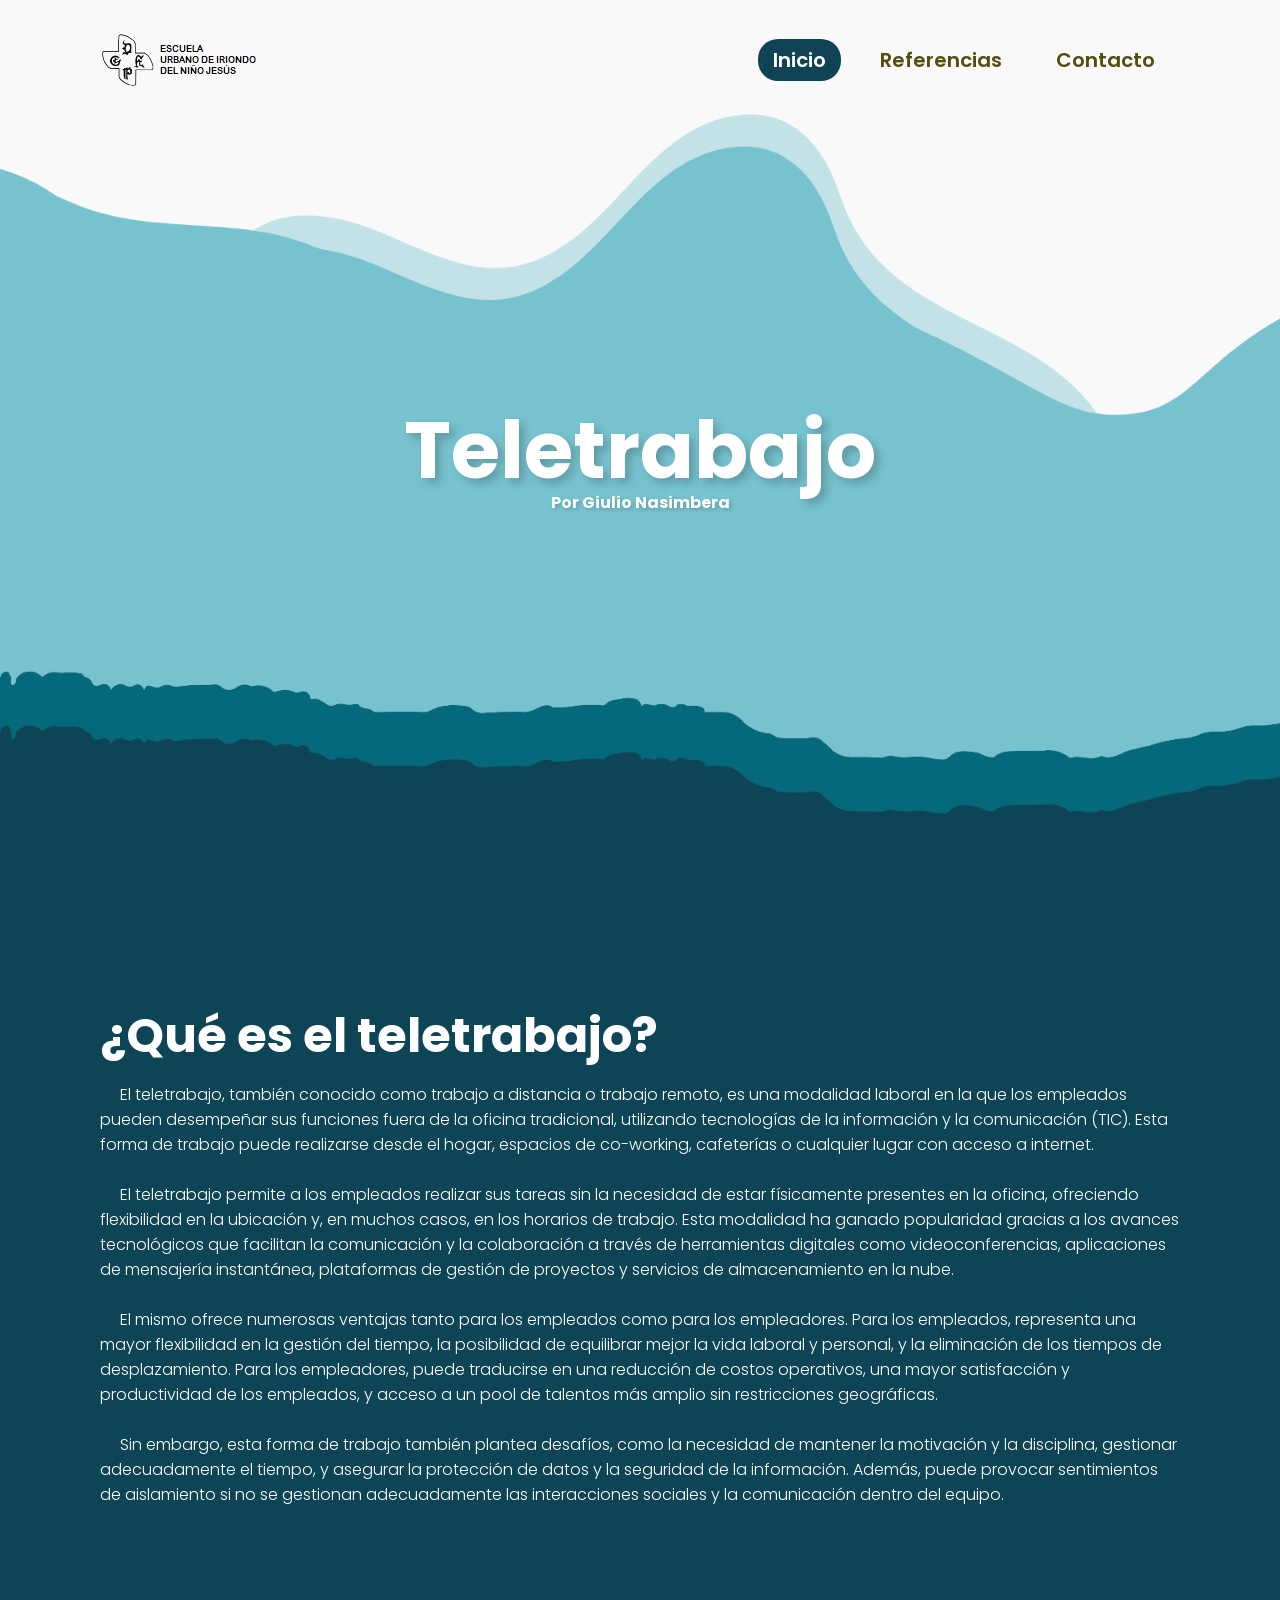
<file: index.html>
<!DOCTYPE html>
<html lang="en">
<head>
    <meta charset="UTF-8">
    <meta name="viewport" content="width=device-width, initial-scale=1.0">
    <title>Document</title>
    <link rel="stylesheet" href="style.css.css">
</head>

<body>
    
    <header> 
       <img src="logocolegiopng.png" class="logo">
       <nav class="navigation">
            <ul>
            <li>
                <a href="index.html" class="active">Inicio</a>
                <ul class="dropdown">
                    <li><a href="intro.html">Introducción</a></li>
                    <li><a href="tptodos.html">Teletrabajo para todos</a></li>
                    <li><a href="buenas.html">Buenas prácticas del teletrabajo</a></li>
                    <li><a href="consideraciones.html">Consideraciones al teletrabajar</a></li>
                    <li><a href="marcha.html">Puesta en marcha</a></li>
                    <li><a href="referentes.html">Referentes del teletrabajo</a></li>
                </ul>
            </li>
        
                <li><a href="citas.html">Referencias</a></li>
                <li><a href="contact.html">Contacto</a></li>
                
        </ul>
       </nav>
    </header>

    <section class="fondo">
        <img src="1PNG.png" id="arriba">
        <h2 id="texto">Teletrabajo</h2>
        <h4 id="subtitulo"><br>Por Giulio Nasimbera</h4>
        <img src="2PNG.png" id="abajo">
    </section>

    <section class="sec">
        <h2>¿Qué es el teletrabajo?</h2>
        <p style="text-indent: 20px;">El teletrabajo, también conocido como trabajo a distancia o trabajo remoto, es una modalidad laboral en la que los empleados pueden desempeñar sus funciones fuera de la oficina tradicional, utilizando tecnologías de la información y la comunicación (TIC). Esta forma de trabajo puede realizarse desde el hogar, espacios de co-working, cafeterías o cualquier lugar con acceso a internet.<br><br></p>
        <p style="text-indent: 20px;">El teletrabajo permite a los empleados realizar sus tareas sin la necesidad de estar físicamente presentes en la oficina, ofreciendo flexibilidad en la ubicación y, en muchos casos, en los horarios de trabajo. Esta modalidad ha ganado popularidad gracias a los avances tecnológicos que facilitan la comunicación y la colaboración a través de herramientas digitales como videoconferencias, aplicaciones de mensajería instantánea, plataformas de gestión de proyectos y servicios de almacenamiento en la nube.<br><br></p>
        <p style="text-indent: 20px;">El mismo ofrece numerosas ventajas tanto para los empleados como para los empleadores. Para los empleados, representa una mayor flexibilidad en la gestión del tiempo, la posibilidad de equilibrar mejor la vida laboral y personal, y la eliminación de los tiempos de desplazamiento. Para los empleadores, puede traducirse en una reducción de costos operativos, una mayor satisfacción y productividad de los empleados, y acceso a un pool de talentos más amplio sin restricciones geográficas.<br><br></p>
        <p style="text-indent: 20px;">Sin embargo, esta forma de trabajo también plantea desafíos, como la necesidad de mantener la motivación y la disciplina, gestionar adecuadamente el tiempo, y asegurar la protección de datos y la seguridad de la información. Además, puede provocar sentimientos de aislamiento si no se gestionan adecuadamente las interacciones sociales y la comunicación dentro del equipo.<br><br></p>
            
    </section>

    <script src="script.js"></script>
</body>
</html>
</file>
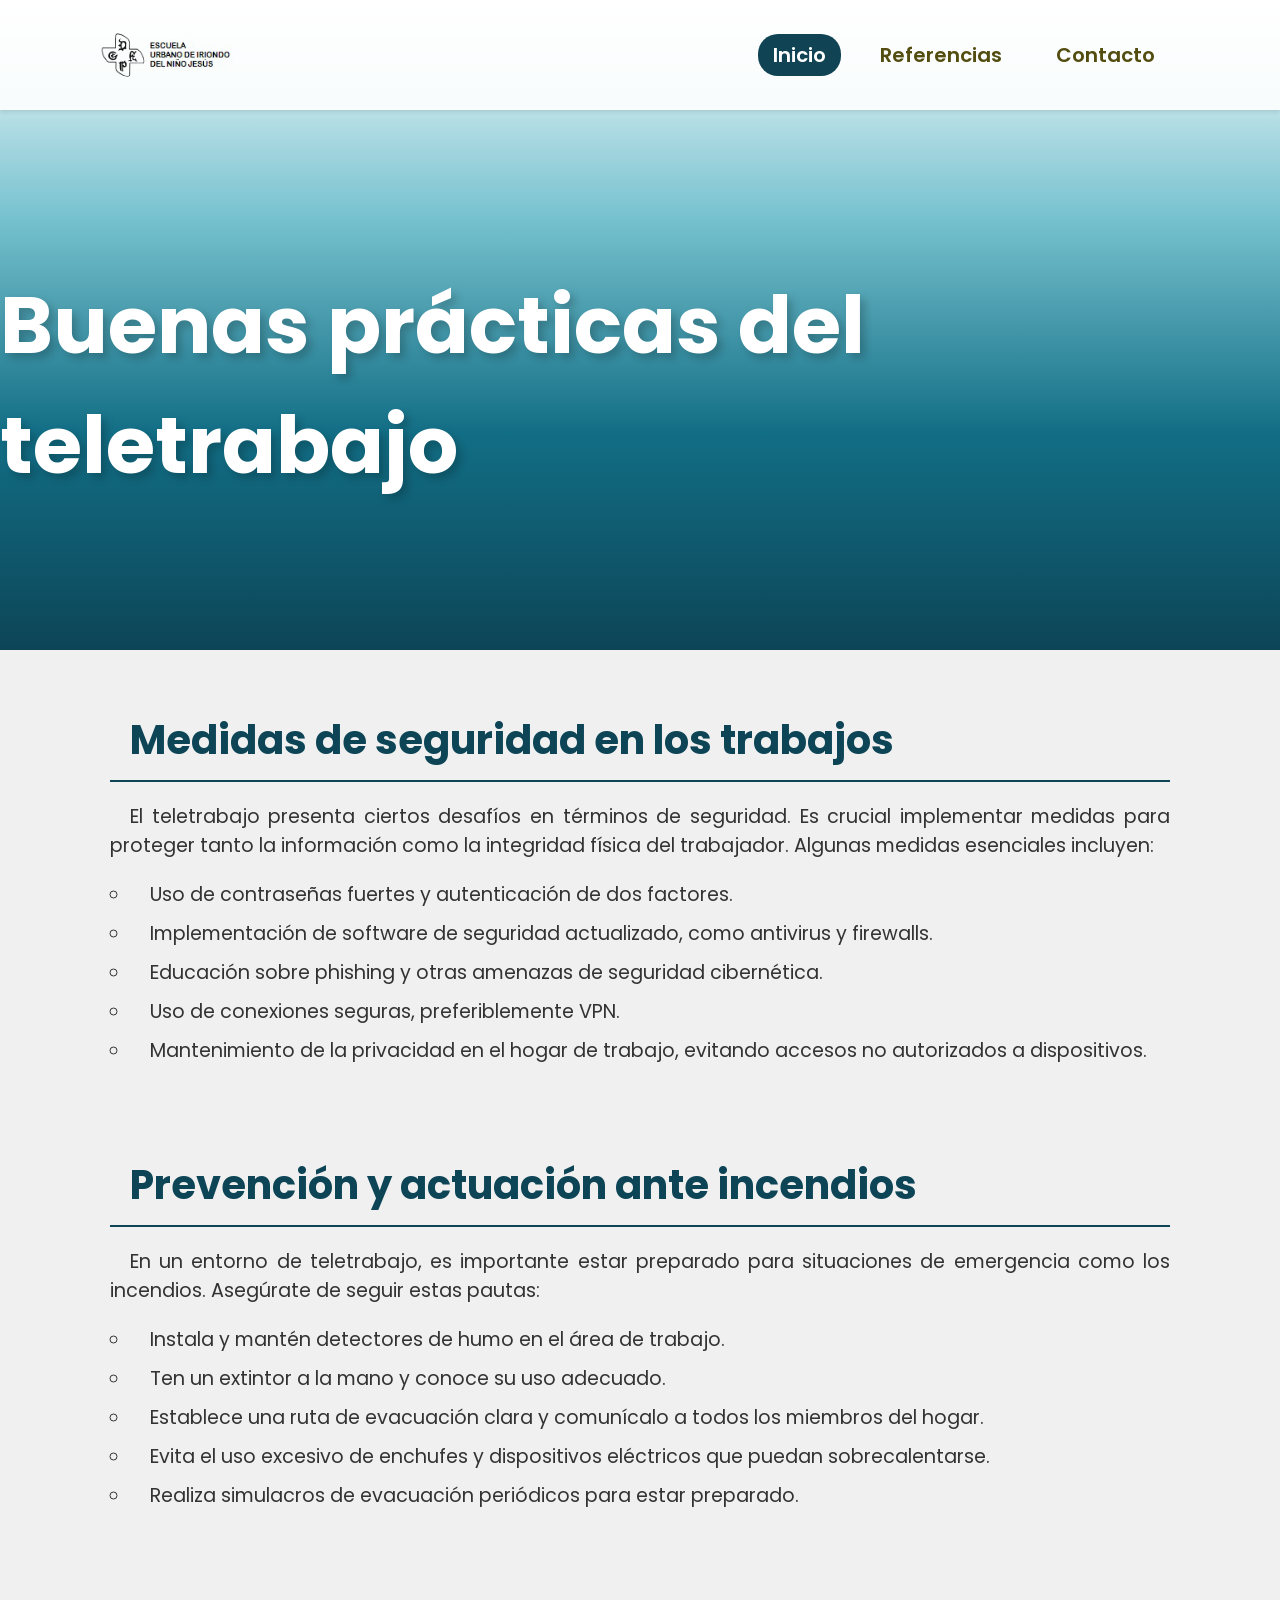
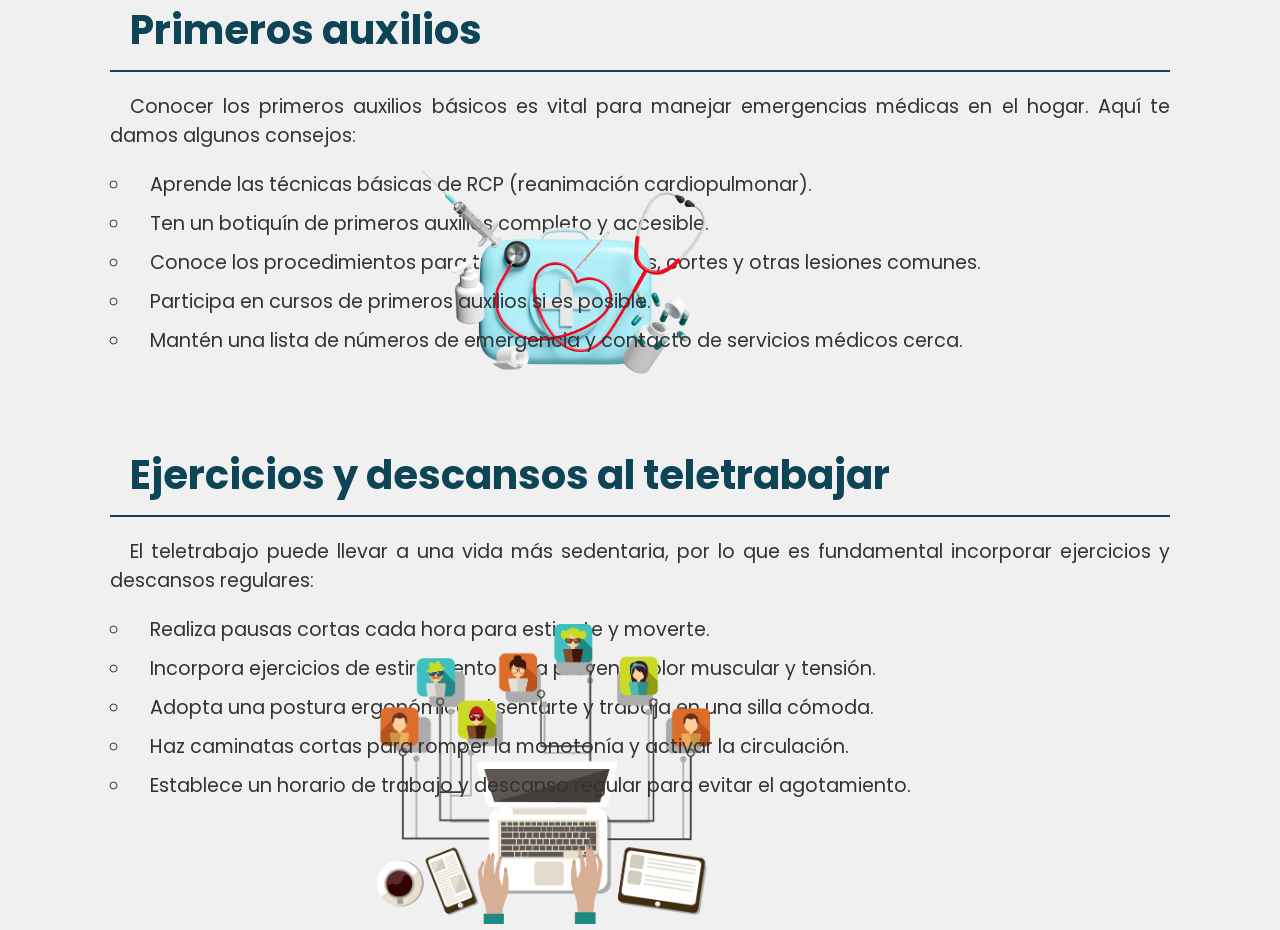
<file: buenas.html>
<!DOCTYPE html>
<html lang="en">
<head>
    <meta charset="UTF-8">
    <meta name="viewport" content="width=device-width, initial-scale=1.0">
    <title>Introducción</title>
    <link rel="stylesheet" href="styleintro.css.css">
</head>
<body>
    
    <header> 
        <img src="logocolegiosinfondo.png" class="logo" alt="Logo">
        <nav class="navigation">
             <ul>
             <li>
                 <a href="index.html" class="active">Inicio</a>
                 <ul class="dropdown">
                    <li><a href="intro.html">Introducción</a></li>
                     <li><a href="tptodos.html">Teletrabajo para todos</a></li>
                     <li><a href="consideraciones.html">Consideraciones al teletrabajar</a></li>
                     <li><a href="marcha.html">Puesta en marcha</a></li>
                     <li><a href="referentes.html">Referentes del teletrabajo</a></li>
                 </ul>
             </li>
         
                 <li><a href="citas.html">Referencias</a></li>
                 <li><a href="contact.html">Contacto</a></li>
         </ul>
        </nav>
    </header>

    <section class="box">
        <div class="title">
            <h2 id="intro"><br>Buenas prácticas del teletrabajo</h2>    
        </div>
    </section>

    <section class="sec">
        <div class="content">
            <h2>Medidas de seguridad en los trabajos</h2>
            <p>El teletrabajo presenta ciertos desafíos en términos de seguridad. Es crucial implementar medidas para proteger tanto la información como la integridad física del trabajador. Algunas medidas esenciales incluyen:</p>
            <ul>
                <li class="ad">Uso de contraseñas fuertes y autenticación de dos factores.</li>
                <li class="ad">Implementación de software de seguridad actualizado, como antivirus y firewalls.</li>
                <li class="ad">Educación sobre phishing y otras amenazas de seguridad cibernética.</li>
                <li class="ad">Uso de conexiones seguras, preferiblemente VPN.</li>
                <li class="ad">Mantenimiento de la privacidad en el hogar de trabajo, evitando accesos no autorizados a dispositivos.</li>
            </ul>
        </div>

        <div class="content">
            <h2>Prevención y actuación ante incendios</h2>
            <p>En un entorno de teletrabajo, es importante estar preparado para situaciones de emergencia como los incendios. Asegúrate de seguir estas pautas:</p>
            <ul>
                <li class="ad">Instala y mantén detectores de humo en el área de trabajo.</li>
                <li class="ad">Ten un extintor a la mano y conoce su uso adecuado.</li>
                <li class="ad">Establece una ruta de evacuación clara y comunícalo a todos los miembros del hogar.</li>
                <li class="ad">Evita el uso excesivo de enchufes y dispositivos eléctricos que puedan sobrecalentarse.</li>
                <li class="ad">Realiza simulacros de evacuación periódicos para estar preparado.</li>
            </ul>
        </div>

        <div class="content">
            <h2>Primeros auxilios</h2>
            <p>Conocer los primeros auxilios básicos es vital para manejar emergencias médicas en el hogar. Aquí te damos algunos consejos:</p>
            <ul>
                <li class="ad">Aprende las técnicas básicas de RCP (reanimación cardiopulmonar).</li>
                <li class="ad">Ten un botiquín de primeros auxilios completo y accesible.</li>
                <li class="ad">Conoce los procedimientos para tratar quemaduras, cortes y otras lesiones comunes.</li>
                <img src="firstaid.png" class="aid">
                <li class="ad">Participa en cursos de primeros auxilios si es posible.</li>
                <li class="ad">Mantén una lista de números de emergencia y contacto de servicios médicos cerca.</li>
            </ul>
        </div>

        <div class="content">
            <h2>Ejercicios y descansos al teletrabajar</h2>
            <p>El teletrabajo puede llevar a una vida más sedentaria, por lo que es fundamental incorporar ejercicios y descansos regulares:</p>
            <ul>
                <li class="ad">Realiza pausas cortas cada hora para estirarte y moverte.</li>
                <li class="ad">Incorpora ejercicios de estiramiento para prevenir dolor muscular y tensión.</li>
                <li class="ad">Adopta una postura ergonómica al sentarte y trabaja en una silla cómoda.</li>
                <img src="telework.png" class="telework">
                <li class="ad">Haz caminatas cortas para romper la monotonía y activar la circulación.</li>
                <li class="ad">Establece un horario de trabajo y descanso regular para evitar el agotamiento.</li>
            </ul>
        </div>
    </section>

<script src="scriptintro.js"></script>
</body>
</html>
</file>
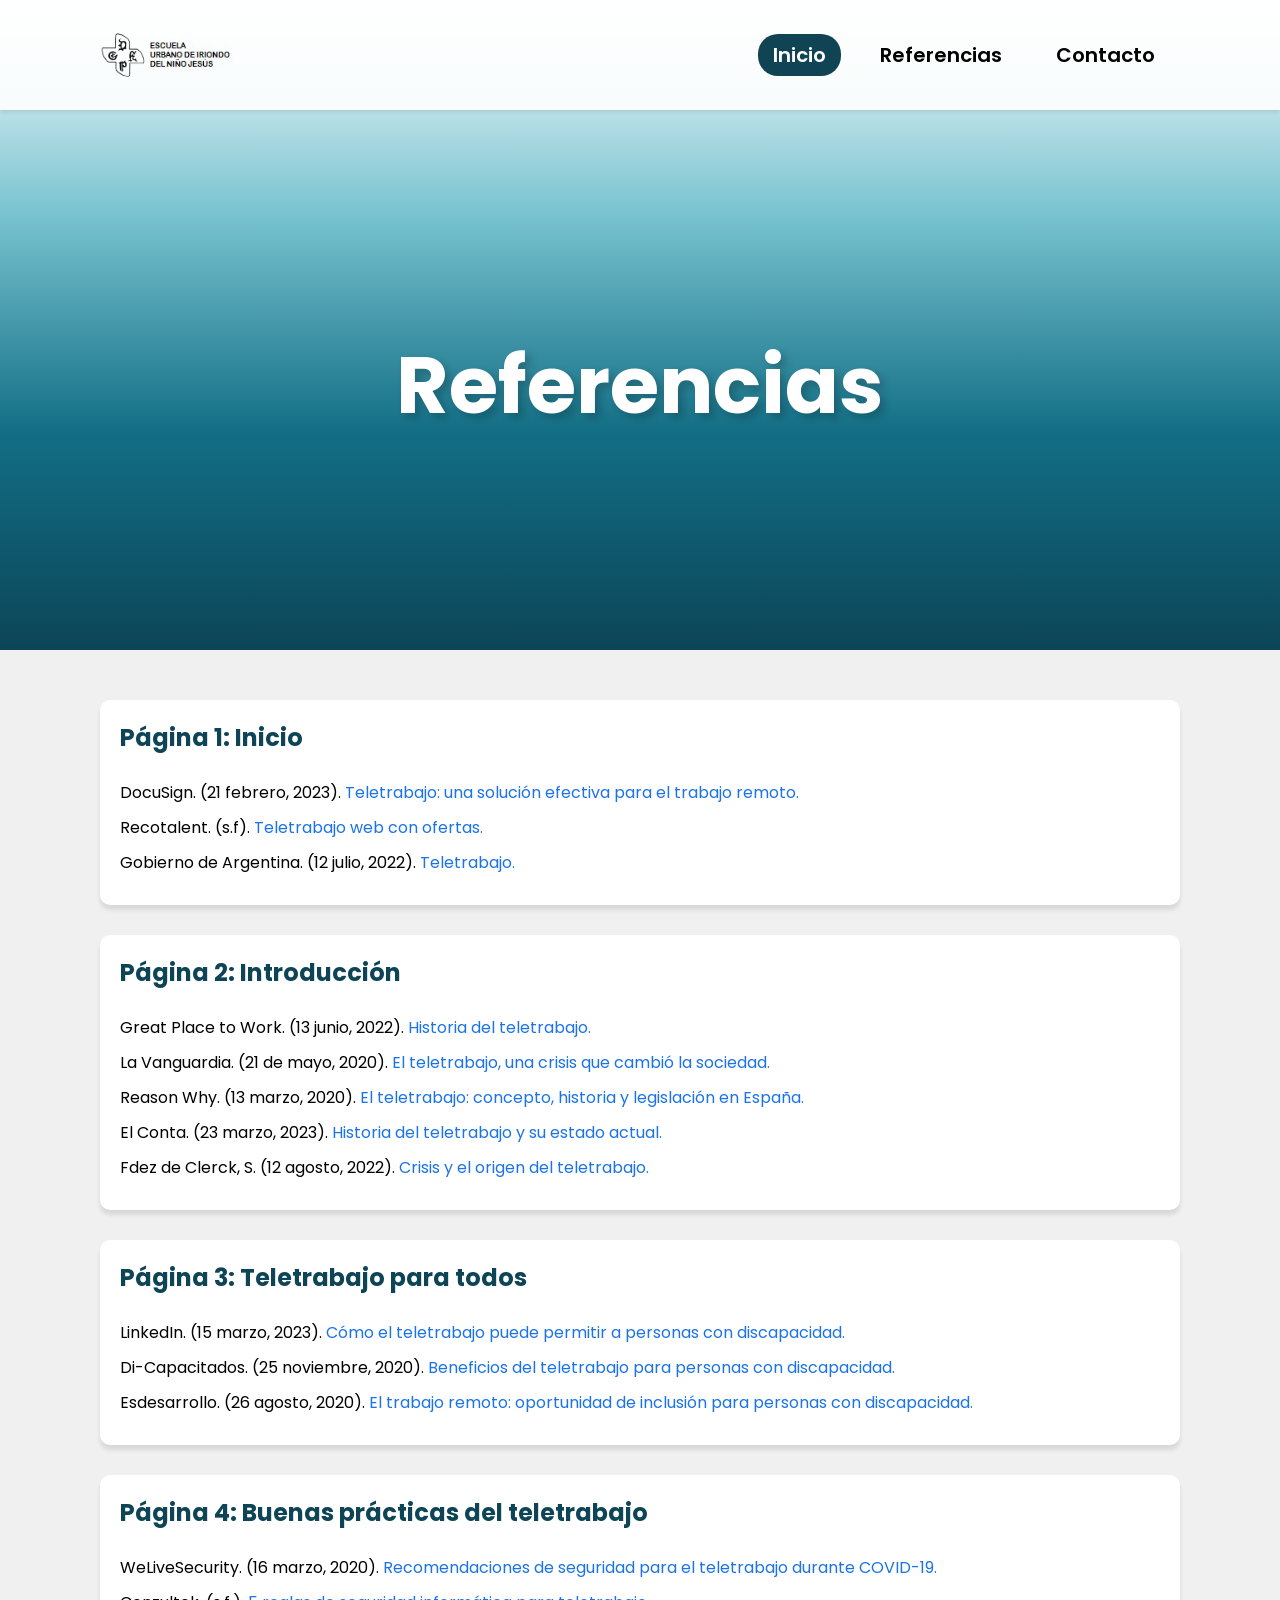
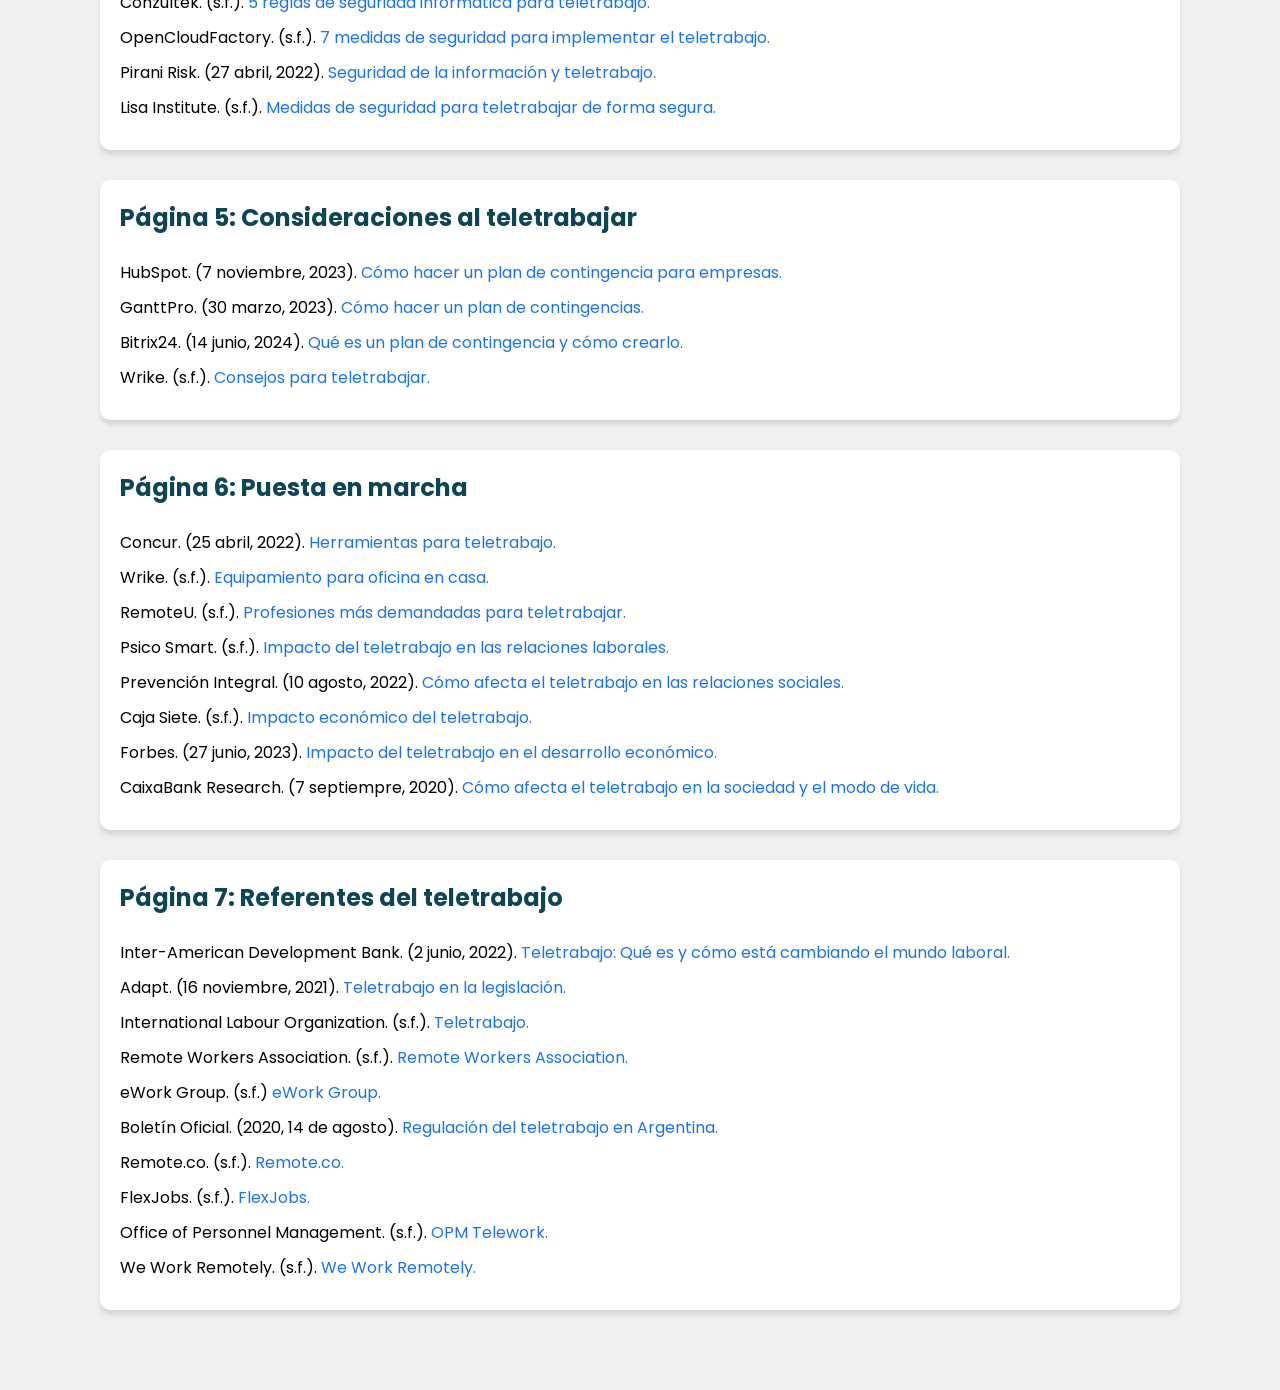
<file: citas.html>
<!DOCTYPE html>
<html lang="en">
<head>
    <meta charset="UTF-8">
    <meta name="viewport" content="width=device-width, initial-scale=1.0">
    <title>Referencias</title>
    <link rel="stylesheet" href="stylecitas.css.css">
    <link rel="stylesheet" href="https://cdnjs.cloudflare.com/ajax/libs/font-awesome/6.0.0-beta3/css/all.min.css">
</head>
<body>
    
    <header> 
        <img src="logocolegiosinfondo.png" class="logo" alt="Logo">
        <nav class="navigation">
            <ul>
                <li>
                    <a href="index.html" class="active">Inicio</a>
                    <ul class="dropdown">
                        <li><a href="intro.html">Introducción</a></li>
                        <li><a href="tptodos.html">Teletrabajo para todos</a></li>
                        <li><a href="buenas.html">Buenas prácticas del teletrabajo</a></li>
                        <li><a href="consideraciones.html">Consideraciones al  teletrabajar</a></li>
                        <li><a href="marcha.html">Puesta en marcha</a></li>
                        <li><a href="referentes.html">Referentes del teletrabajo</a></li>
                    </ul>
                </li>
                <li><a href="citas.html">Referencias</a></li>
                <li><a href="contact.html">Contacto</a></li>
            </ul>
        </nav>
    </header>

    <section class="title-section">
        <div class="title">
            <h2 id="consideraciones">Referencias</h2>    
        </div>
    </section>

    <section class="references">
        <div class="reference-box">
            <h3>Página 1: Inicio</h3><br>
            <ul>
                <li>
                    <p>DocuSign. (21 febrero, 2023). <a href="https://www.docusign.com/es-mx/blog/teletrabajo">Teletrabajo: una solución efectiva para el trabajo remoto.</a></p>
                </li>
                <li>
                    <p>Recotalent. (s.f). <a href="https://recotalent.com/teletrabajo-web-con-ofertas/#google_vignette">Teletrabajo web con ofertas.</a></p>
                </li>
                <li>
                    <p>Gobierno de Argentina. (12 julio, 2022). <a href="https://www.argentina.gob.ar/trabajo/teletrabajo">Teletrabajo.</a></p>
                </li>
            </ul>
        </div>

        <div class="reference-box">
            <h3>Página 2: Introducción</h3><br>
            <ul>
                <li>
                    <p>Great Place to Work. (13 junio, 2022). <a href="https://greatplacetowork.es/historia-teletrabajo/">Historia del teletrabajo.</a></p>
                </li>
                <li>
                    <p>La Vanguardia. (21 de mayo, 2020). <a href="https://www.lavanguardia.com/historiayvida/historia-contemporanea/20200521/481297391719/teletrabajo-covid19-crisis-petroleo-sociedad-consumo.html">El teletrabajo, una crisis que cambió la sociedad.</a></p>
                </li>
                <li>
                    <p>Reason Why. (13 marzo, 2020). <a href="https://www.reasonwhy.es/actualidad/teletrabajo-concepto-historia-legislacion-espana">El teletrabajo: concepto, historia y legislación en España.</a></p>
                </li>
                <li>
                    <p>El Conta. (23 marzo, 2023). <a href="https://elconta.mx/conoces-historia-teletrabajo-aqui-contamos-decimos-como-encuentra-actualidad/">Historia del teletrabajo y su estado actual.</a></p>
                </li>
                <li>
                    <p>Fdez de Clerck, S. (12 agosto, 2022). <a href="https://www.linkedin.com/pulse/crisis-y-el-origen-del-teletrabajo-stella-fdez-de-clerck">Crisis y el origen del teletrabajo.</a></p>
                </li>
            </ul>
        </div>

        <div class="reference-box">
            <h3>Página 3: Teletrabajo para todos</h3><br>
            <ul>
                <li>
                    <p>LinkedIn. (15 marzo, 2023). <a href="https://es.linkedin.com/pulse/cómo-el-teletrabajo-puede-permitir-personas-con-discapacidad">Cómo el teletrabajo puede permitir a personas con discapacidad.</a></p>
                </li>
                <li>
                    <p>Di-Capacitados. (25 noviembre, 2020). <a href="https://www.di-capacitados.com/blog/beneficios-del-teletrabajo-para-las-personas-con-discapacidad">Beneficios del teletrabajo para personas con discapacidad.</a></p>
                </li>
                <li>
                    <p>Esdesarrollo. (26 agosto, 2020). <a href="https://esdesarrollo.com/el-trabajo-remoto-oportunidad-de-inclusion-para-personas-discapacidad/">El trabajo remoto: oportunidad de inclusión para personas con discapacidad.</a></p>
                </li>
            </ul>
        </div>

        <div class="reference-box">
            <h3>Página 4: Buenas prácticas del teletrabajo</h3><br>
            <ul>
                <li>
                    <p>WeLiveSecurity. (16 marzo, 2020). <a href="https://www.welivesecurity.com/la-es/2020/03/16/recomendaciones-seguridad-teletrabajo-covid-19/">Recomendaciones de seguridad para el teletrabajo durante COVID-19.</a></p>
                </li>
                <li>
                    <p>Conzultek. (s.f.). <a href="https://blog.conzultek.com/ciberseguridad/5-reglas-seguridad-informatica-teletrabajo">5 reglas de seguridad informática para teletrabajo.</a></p>
                </li>
                <li>
                    <p>OpenCloudFactory. (s.f.). <a href="https://www.opencloudfactory.com/7-medidas-de-seguridad-fundamentales-a-la-hora-de-implementar-el-teletrabajo/">7 medidas de seguridad para implementar el teletrabajo.</a></p>
                </li>
                <li>
                    <p>Pirani Risk. (27 abril, 2022). <a href="https://www.piranirisk.com/es/blog/seguridad-de-la-informacion-y-teletrabajo">Seguridad de la información y teletrabajo.</a></p>
                </li>
                <li>
                    <p>Lisa Institute. (s.f.). <a href="https://www.lisainstitute.com/blogs/blog/medidas-de-seguridad-para-teletrabajar-de-forma-segura">Medidas de seguridad para teletrabajar de forma segura.</a></p>
                </li>
            </ul>
        </div>

        <div class="reference-box">
            <h3>Página 5: Consideraciones al teletrabajar</h3><br>
            <ul>
                <li>
                    <p>HubSpot. (7 noviembre, 2023). <a href="https://blog.hubspot.es/sales/plan-contingencia-empresas">Cómo hacer un plan de contingencia para empresas.</a></p>
                </li>
                <li>
                    <p>GanttPro. (30 marzo, 2023). <a href="https://blog.ganttpro.com/es/como-hacer-plan-de-contingencias/">Cómo hacer un plan de contingencias.</a></p>
                </li>
                <li>
                    <p>Bitrix24. (14 junio, 2024). <a href="https://www.bitrix24.es/articles/que-es-un-plan-de-contingencia-7-pasos-para-una-planificacion-de-contingencia-solida-para-tu-empresa.php">Qué es un plan de contingencia y cómo crearlo.</a></p>
                </li>
                <li>
                    <p>Wrike. (s.f.). <a href="https://www.wrike.com/es/remote-work-guide/consejos-para-teletrabajar/">Consejos para teletrabajar.</a></p>
                </li>
            </ul>
        </div>

        <div class="reference-box">
            <h3>Página 6: Puesta en marcha</h3><br>
            <ul>
                <li>
                    <p>Concur. (25 abril, 2022). <a href="https://www.concur.co/blog/article/heramientas-teletrabajo">Herramientas para teletrabajo.</a></p>
                </li>
                <li>
                    <p>Wrike. (s.f.). <a href="https://www.wrike.com/es/remote-work-guide/equipamiento-oficina-en-casa/">Equipamiento para oficina en casa.</a></p>
                </li>
                <li>
                    <p>RemoteU. (s.f.). <a href="https://remoteu.info/profesiones-mas-demandadas-teletrabajar">Profesiones más demandadas para teletrabajar.</a></p>
                </li>
                <li>
                    <p>Psico Smart. (s.f.). <a href="https://psico-smart.com/articulos/articulo-teletrabajo-y-su-impacto-en-las-relaciones-laborales-34114">Impacto del teletrabajo en las relaciones laborales.</a></p>
                </li>
                <li>
                    <p>Prevención Integral. (10 agosto, 2022). <a href="https://www.prevencionintegral.com/actualidad/noticias/2021/03/12/como-afecta-teletrabajo-relaciones-sociales">Cómo afecta el teletrabajo en las relaciones sociales.</a></p>
                </li>
                <li>
                    <p>Caja Siete. (s.f.). <a href="https://www.cajasietecontunegocio.com/temas/recursos-humanos/item/impacto-economico-del-teletrabajo">Impacto económico del teletrabajo.</a></p>
                </li>
                <li>
                    <p>Forbes. (27 junio, 2023). <a href="https://www.forbes.com.mx/el-impacto-del-teletrabajo-en-el-desarrollo-economico/">Impacto del teletrabajo en el desarrollo económico.</a></p>
                </li>
                <li>
                    <p>CaixaBank Research. (7 septiempre, 2020). <a href="https://www.caixabankresearch.com/es/economia-y-mercados/mercado-laboral-y-demografia/como-afecta-teletrabajo-sociedad-y-nuestro-modo">Cómo afecta el teletrabajo en la sociedad y el modo de vida.</a></p>
                </li>
            </ul>
        </div>

        <div class="reference-box">
            <h3>Página 7: Referentes del teletrabajo</h3><br>
            <ul>
                <li>
                    <p>Inter-American Development Bank. (2 junio, 2022). <a href="https://blogs.iadb.org/trabajo/es/teletrabajo-que-es-y-como-esta-cambiando-el-mundo-laboral/">Teletrabajo: Qué es y cómo está cambiando el mundo laboral.</a></p>
                </li>
                <li>
                    <p>Adapt. (16 noviembre, 2021). <a href="https://ejcls.adapt.it/index.php/rlde_adapt/article/view/1063">Teletrabajo en la legislación.</a></p>
                </li>
                <li>
                    <p>International Labour Organization. (s.f.). <a href="https://www.ilo.org/es/chile/temas/teletrabajo">Teletrabajo.</a></p>
                </li>
                <li>
                    <p>Remote Workers Association. (s.f.). <a href="https://www.remoteworkersassociation.org">Remote Workers Association.</a></p>
                </li>
                <li>
                    <p>eWork Group. (s.f.) <a href="https://www.eworkgroup.com">eWork Group.</a></p>
                </li>
                <li>
                    <p>Boletín Oficial. (2020, 14 de agosto). <a href="https://www.boletinoficial.gob.ar/detalleAviso/primera/233626/20200814">Regulación del teletrabajo en Argentina.</a></p>
                </li>
                <li>
                    <p>Remote.co. (s.f.). <a href="https://www.remote.co">Remote.co.</a></p>
                </li>
                <li>
                    <p>FlexJobs. (s.f.). <a href="https://www.flexjobs.com">FlexJobs.</a></p>
                </li>
                <li>
                    <p>Office of Personnel Management. (s.f.). <a href="https://www.opm.gov/telework/">OPM Telework.</a></p>
                </li>
                <li>
                    <p>We Work Remotely. (s.f.). <a href="https://weworkremotely.com">We Work Remotely.</a></p>
                </li>
            </ul>
        </div>
    </section>

    
</body>
</html>
</file>
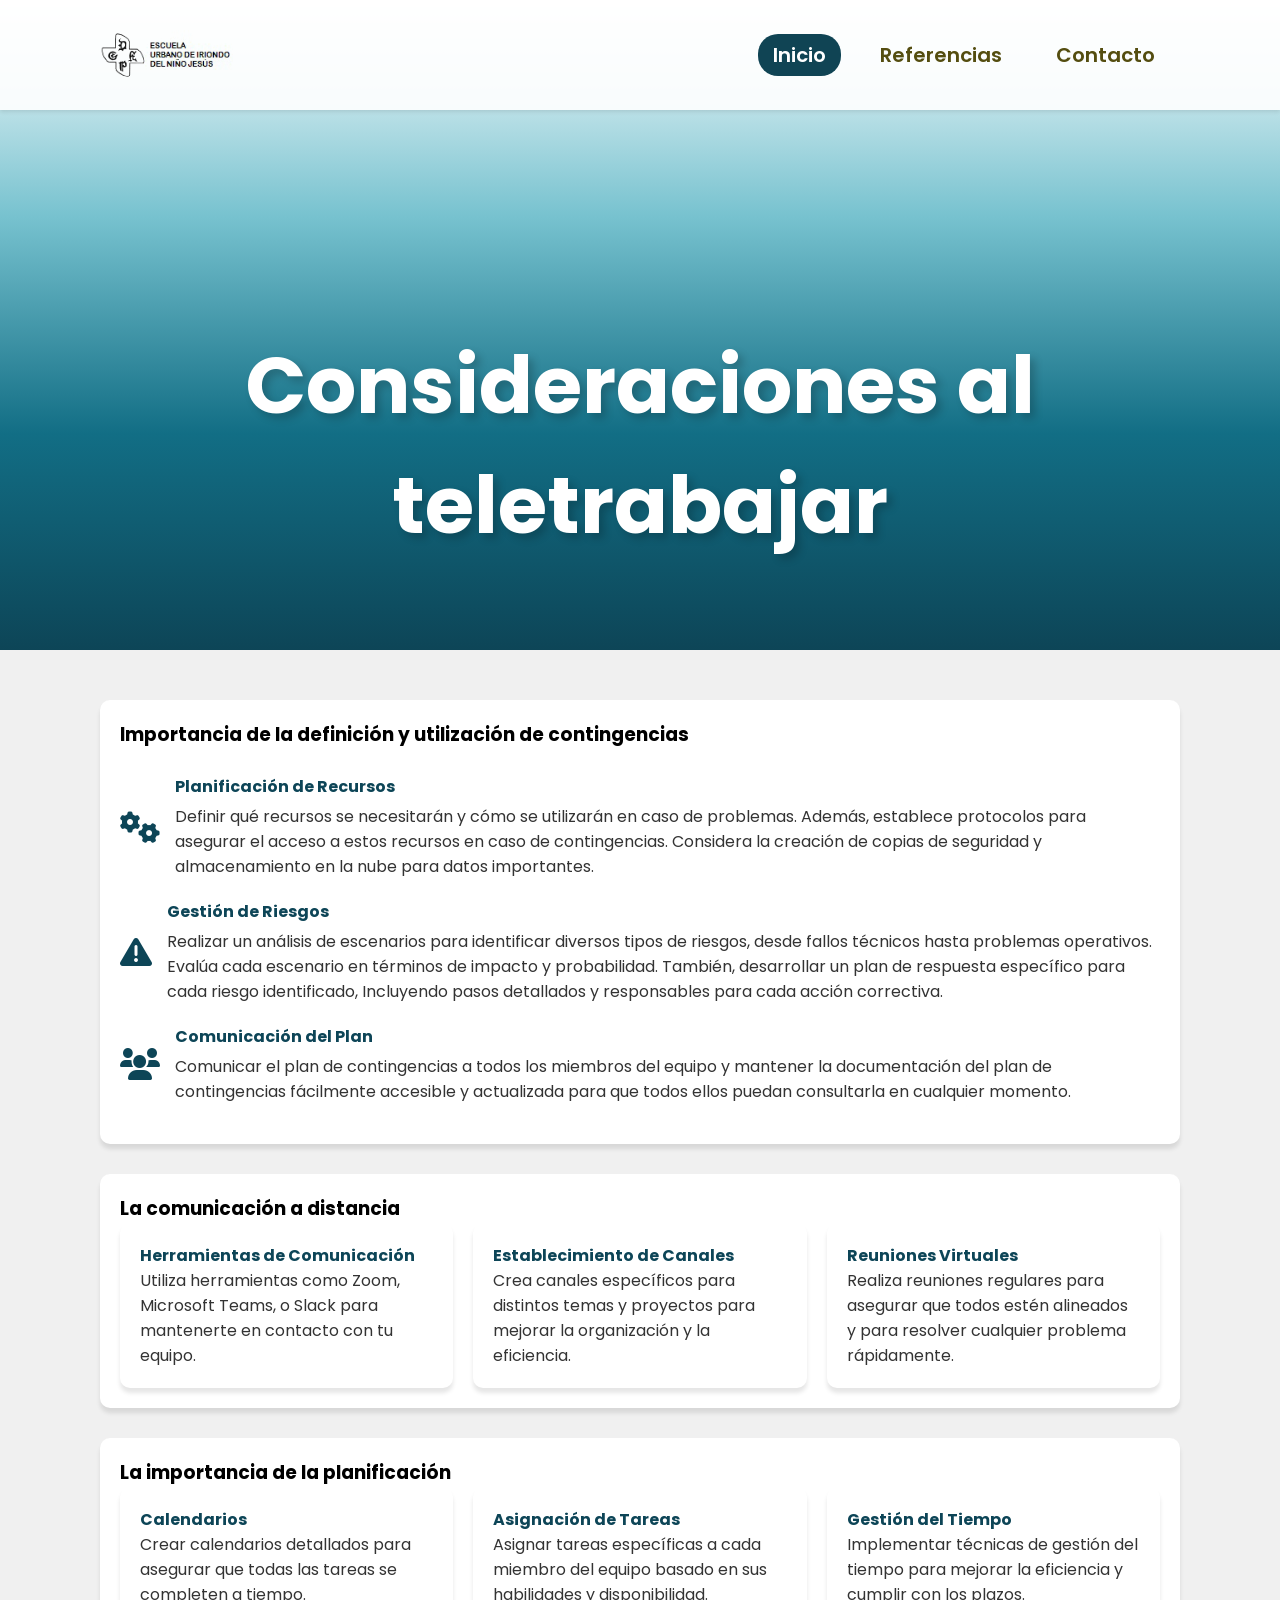
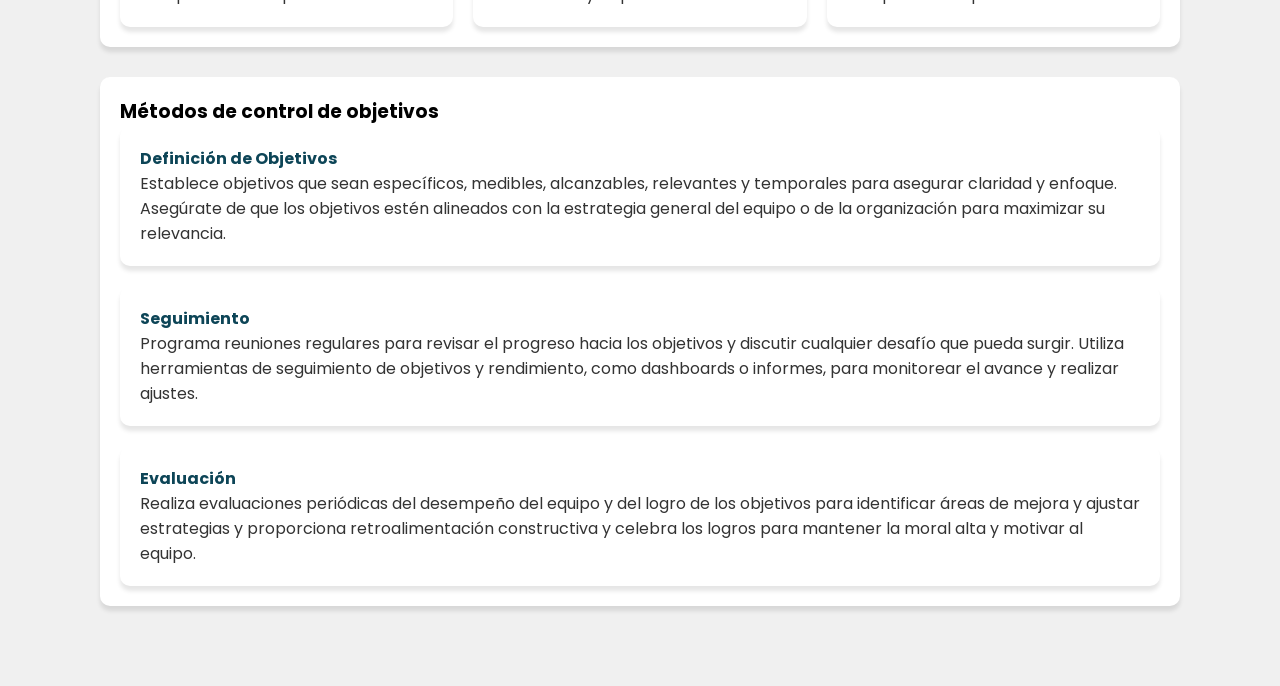
<file: consideraciones.html>
<!DOCTYPE html>
<html lang="en">
<head>
    <meta charset="UTF-8">
    <meta name="viewport" content="width=device-width, initial-scale=1.0">
    <title>Consideraciones al Teletrabajar</title>
    <link rel="stylesheet" href="stylebuenas.css.css">
    <link rel="stylesheet" href="https://cdnjs.cloudflare.com/ajax/libs/font-awesome/6.0.0-beta3/css/all.min.css">
</head>
<body>
    
    <header> 
        <img src="logocolegiosinfondo.png" class="logo" alt="Logo">
        <nav class="navigation">
            <ul>
                <li>
                    <a href="index.html" class="active">Inicio</a>
                    <ul class="dropdown">
                        <li><a href="intro.html">Introducción</a></li>
                        <li><a href="tptodos.html">Teletrabajo para todos</a></li>
                        <li><a href="buenas.html">Buenas prácticas del teletrabajo</a></li>
                        <li><a href="marcha.html">Puesta en marcha</a></li>
                        <li><a href="referentes.html">Referentes del teletrabajo</a></li>
                    </ul>
                </li>
                <li><a href="citas.html">Referencias</a></li>
                <li><a href="contact.html">Contacto</a></li>
            </ul>
        </nav>
    </header>

    <section class="title-section">
        <div class="title">
            <h2 id="consideraciones">Consideraciones al teletrabajar</h2>    
        </div>
    </section>

    <section class="considerations">
        <div class="consideration-box">
            <h3>Importancia de la definición y utilización de contingencias</h3><br>
            <ul class="icon-list">
                <li>
                    <i class="fa fa-cogs"></i>
                    <div>
                        <h4>Planificación de Recursos</h4>
                        <p>Definir qué recursos se necesitarán y cómo se utilizarán en caso de problemas. Además, establece protocolos para asegurar el acceso a estos recursos en caso de contingencias. Considera la creación de copias de seguridad y almacenamiento en la nube para datos importantes.</p>
                    </div>
                </li>
                <li>
                    <i class="fa fa-exclamation-triangle"></i>
                    <div>
                        <h4>Gestión de Riesgos</h4>
                        <p> Realizar un análisis de escenarios para identificar diversos tipos de riesgos, desde fallos técnicos hasta problemas operativos. Evalúa cada escenario en términos de impacto y probabilidad. También,  desarrollar un plan de respuesta específico para cada riesgo identificado, Incluyendo pasos detallados y responsables para cada acción correctiva.</p>
                    </div>
                </li>
                <li>
                    <i class="fa fa-users"></i>
                    <div>
                        <h4>Comunicación del Plan</h4>
                        <p>Comunicar el plan de contingencias a todos los miembros del equipo y mantener la documentación del plan de contingencias fácilmente accesible y actualizada para que todos ellos puedan consultarla en cualquier momento.</p>
                    </div>
                </li>
            </ul>
        </div>

        <div class="consideration-box">
            <h3>La comunicación a distancia</h3>
            <div class="info-cards">
                <div class="card">
                    <h4>Herramientas de Comunicación</h4>
                    <p>Utiliza herramientas como Zoom, Microsoft Teams, o Slack para mantenerte en contacto con tu equipo.</p>
                </div>
                <div class="card">
                    <h4>Establecimiento de Canales</h4>
                    <p>Crea canales específicos para distintos temas y proyectos para mejorar la organización y la eficiencia.</p>
                </div>
                <div class="card">
                    <h4>Reuniones Virtuales</h4>
                    <p>Realiza reuniones regulares para asegurar que todos estén alineados y para resolver cualquier problema rápidamente.</p>
                </div>
            </div>
        </div>

        <div class="consideration-box">
            <h3>La importancia de la planificación</h3>
            <div class="columns">
                <div class="column">
                    <h4>Calendarios</h4>
                    <p>Crear calendarios detallados para asegurar que todas las tareas se completen a tiempo.</p>
                </div>
                <div class="column">
                    <h4>Asignación de Tareas</h4>
                    <p>Asignar tareas específicas a cada miembro del equipo basado en sus habilidades y disponibilidad.</p>
                </div>
                <div class="column">
                    <h4>Gestión del Tiempo</h4>
                    <p>Implementar técnicas de gestión del tiempo para mejorar la eficiencia y cumplir con los plazos.</p>
                </div>
            </div>
        </div>

        <div class="consideration-box">
            <h3>Métodos de control de objetivos</h3>
            <div class="progress-diagram">
                <div class="step">
                    <h4>Definición de Objetivos</h4>
                    <p>Establece objetivos que sean específicos, medibles, alcanzables, relevantes y temporales para asegurar claridad y enfoque. Asegúrate de que los objetivos estén alineados con la estrategia general del equipo o de la organización para maximizar su relevancia.</p>
                </div>
                <div class="step">
                    <h4>Seguimiento</h4>
                    <p>Programa reuniones regulares para revisar el progreso hacia los objetivos y discutir cualquier desafío que pueda surgir. Utiliza herramientas de seguimiento de objetivos y rendimiento, como dashboards o informes, para monitorear el avance y realizar ajustes.</p>
                </div>
                <div class="step">
                    <h4>Evaluación</h4>
                    <p>Realiza evaluaciones periódicas del desempeño del equipo y del logro de los objetivos para identificar áreas de mejora y ajustar estrategias y proporciona retroalimentación constructiva y celebra los logros para mantener la moral alta y motivar al equipo.</p>
                </div>
            </div>
        </div>
    </section>

    <script src="scriptintro.js"></script>
    <script src="scriptmarcha.js"></script>
</body>
</html>
</file>
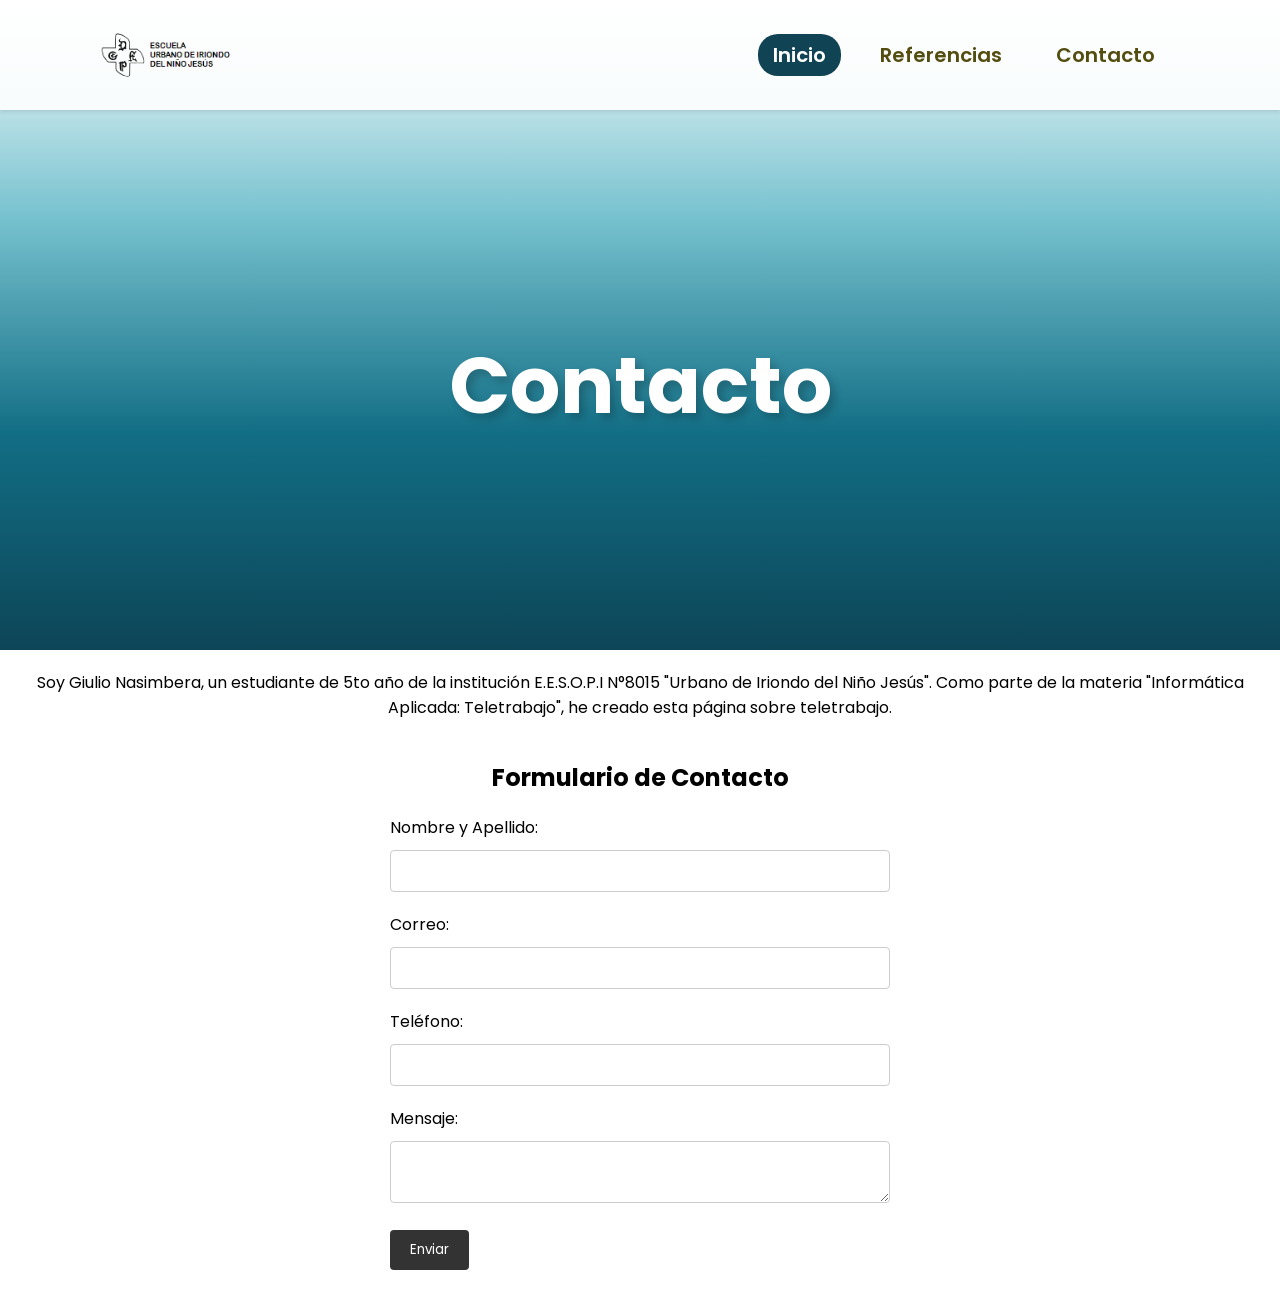
<file: contact.html>
<!DOCTYPE html>
<html lang="en">
<head>
    <meta charset="UTF-8">
    <meta name="viewport" content="width=device-width, initial-scale=1.0">
    <title>Document</title>
    <link rel="stylesheet" href="stylecontact.css.css">
</head>

<body>
    
    <header> 
       <img src="logocolegiopng.png" class="logo">
       <nav class="navigation">
            <ul>
            <li>
                <a href="index.html" class="active">Inicio</a>
                <ul class="dropdown">
                    <li><a href="intro.html">Introducción</a></li>
                    <li><a href="tptodos.html">Teletrabajo para todos</a></li>
                    <li><a href="buenas.html">Buenas prácticas del teletrabajo</a></li>
                    <li><a href="consideraciones.html">Consideraciones al teletrabajar</a></li>
                    <li><a href="marcha.html">Puesta en marcha</a></li>
                    <li><a href="referentes.html">Referentes del teletrabajo</a></li>
                </ul>
            </li>
        
                <li><a href="citas.html">Referencias</a></li>
                <li><a href="contact.html">Contacto</a></li>
                
        </ul>
       </nav>
    </header>

    <section class="title-section">
        <div class="title">
            <h2 id="referentes">Contacto</h2>    
        </div>
    </section>

    <section class="contact-info">
        <p>Soy Giulio Nasimbera, un estudiante de 5to año de la institución E.E.S.O.P.I N°8015 "Urbano de Iriondo del Niño Jesús". Como parte de la materia "Informática Aplicada: Teletrabajo", he creado esta página sobre teletrabajo.</p>
    </section>

    <section class="contact-form-section">
        <h2>Formulario de Contacto</h2>
        <form action="contacto.php" method="post">
            <label for="name">Nombre y Apellido:</label>
            <input type="text" id="name" name="name" required>

            <label for="email">Correo:</label>
            <input type="email" id="email" name="email" required>

            <label for="phone">Teléfono:</label>
            <input type="tel" id="phone" name="phone">

            <label for="message">Mensaje:</label>
            <textarea id="message" name="message" required></textarea>

            <button type="submit">Enviar</button>
        </form>
    </section>

</body>
</html>
</file>
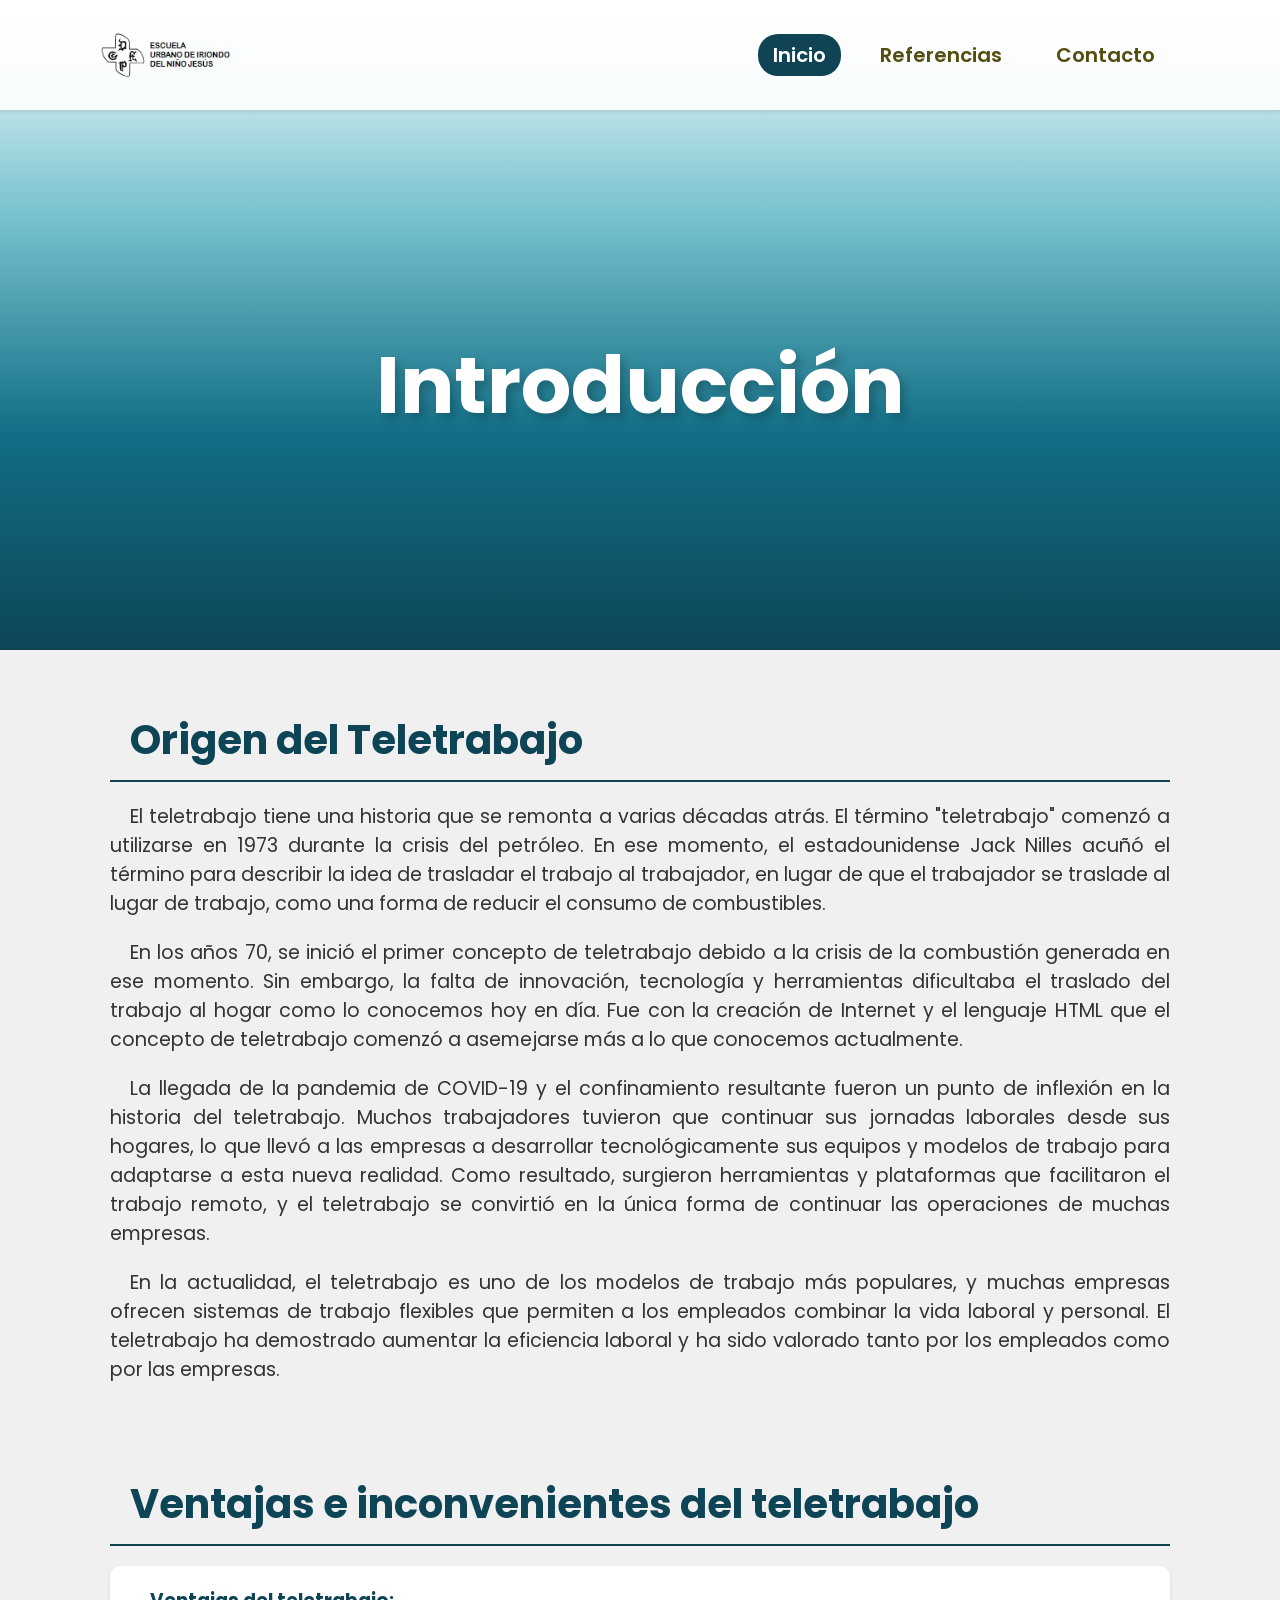
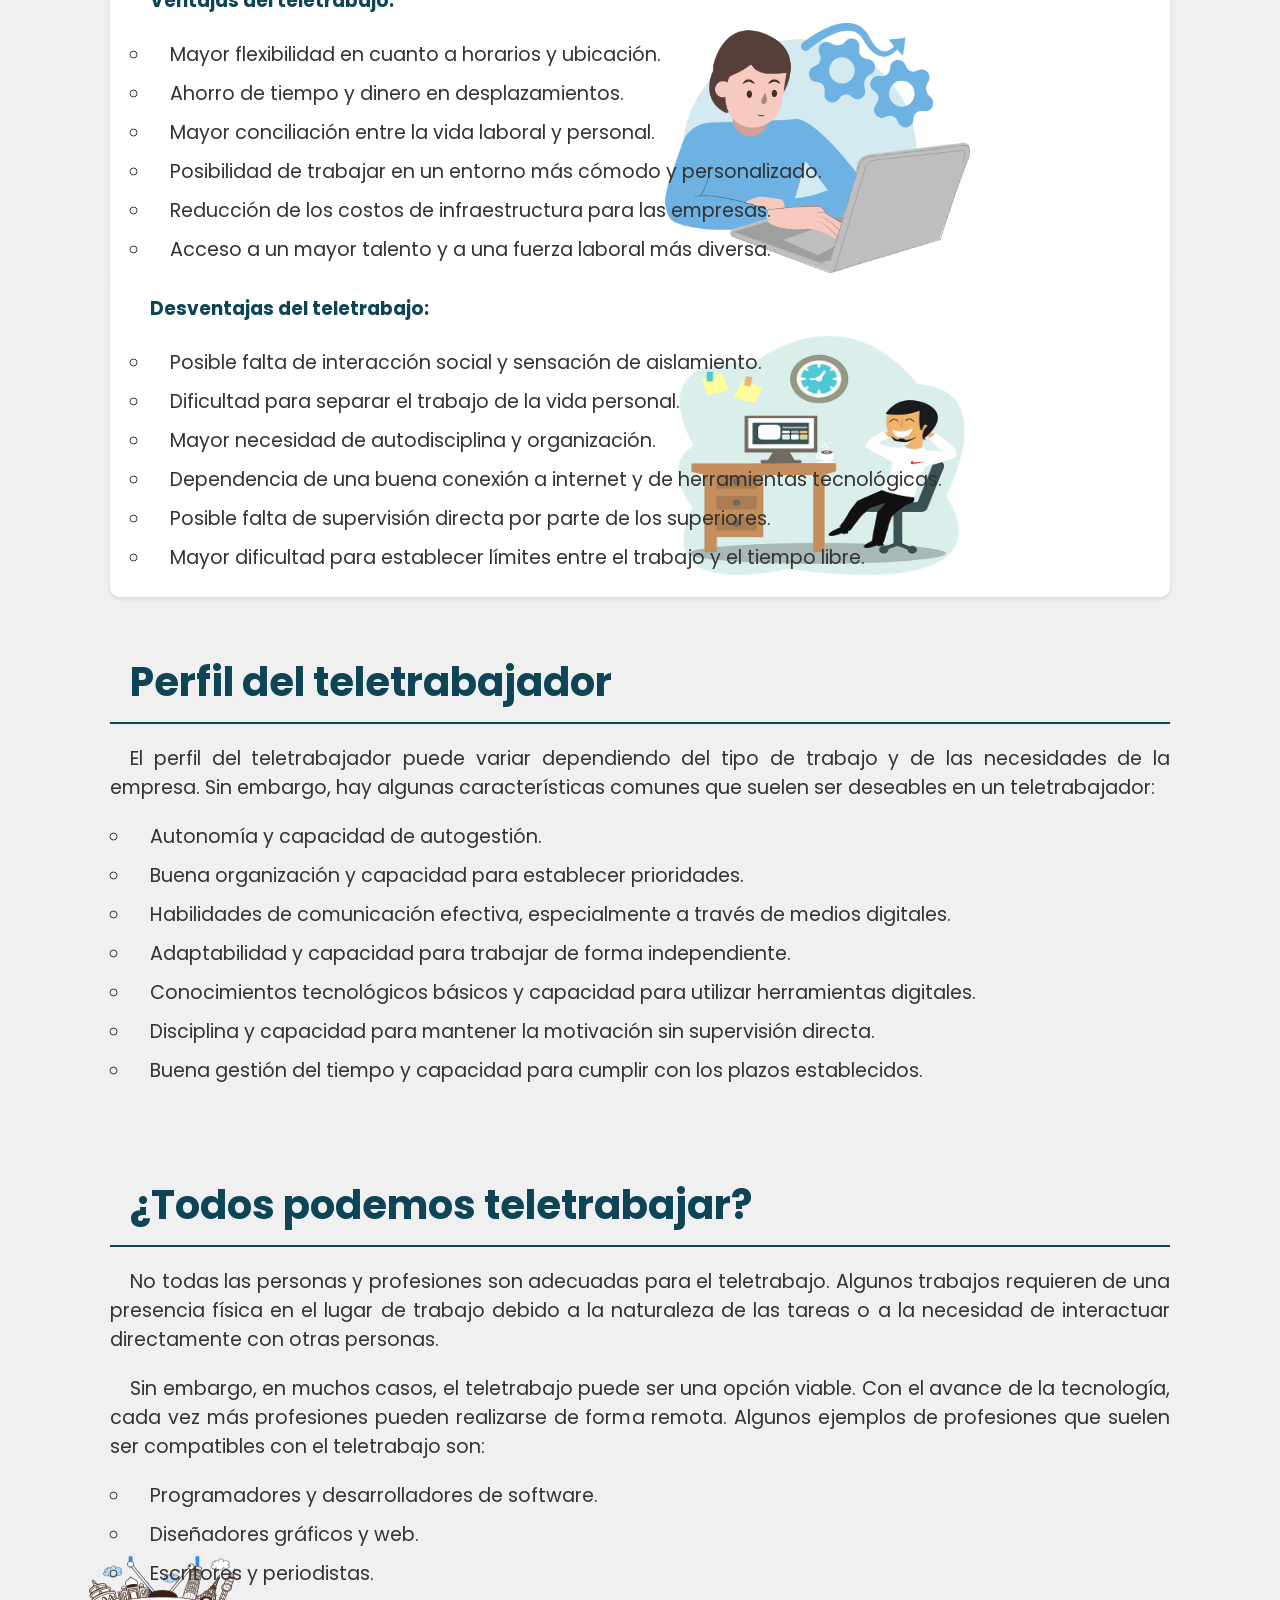
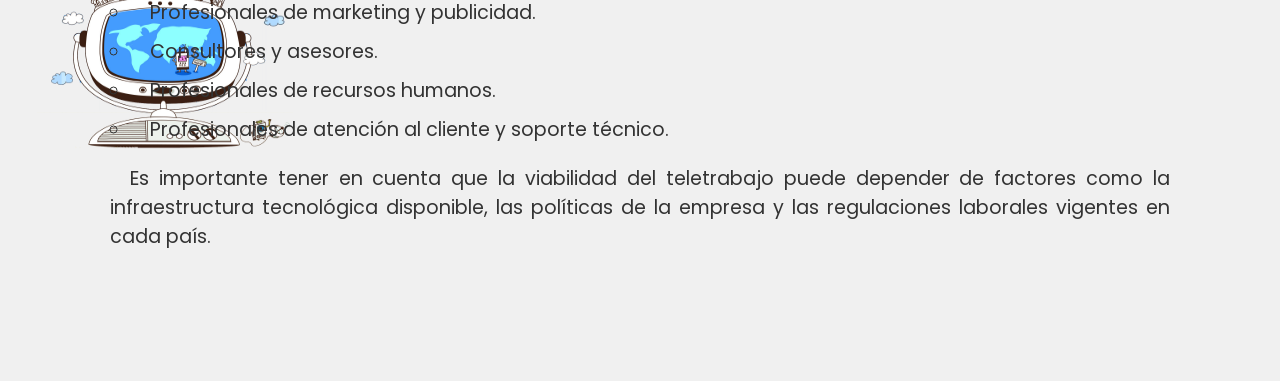
<file: intro.html>
<!DOCTYPE html>
<html lang="en">
<head>
    <meta charset="UTF-8">
    <meta name="viewport" content="width=device-width, initial-scale=1.0">
    <title>Introducción</title>
    <link rel="stylesheet" href="styleintro.css.css">
</head>
<body>
    
    <header> 
        <img src="logocolegiosinfondo.png" class="logo" alt="Logo">
        <nav class="navigation">
             <ul>
             <li>
                 <a href="index.html" class="active">Inicio</a>
                 <ul class="dropdown">
                     <li><a href="tptodos.html">Teletrabajo para todos</a></li>
                     <li><a href="buenas.html">Buenas prácticas del teletrabajo</a></li>
                     <li><a href="consideraciones.html">Consideraciones al teletrabajar</a></li>
                     <li><a href="marcha.html">Puesta en marcha</a></li>
                     <li><a href="referentes.html">Referentes del teletrabajo</a></li>
                 </ul>
             </li>
         
                 <li><a href="citas.html">Referencias</a></li>
                 <li><a href="contact.html">Contacto</a></li>
         </ul>
        </nav>
    </header>

    <section class="box">
        <div class="title">
            <h2 id="intro"><br>Introducción</h2>    
        </div>
    </section>

    <section class="sec">
        <div class="content">
            <h2>Origen del Teletrabajo</h2>
            <p>El teletrabajo tiene una historia que se remonta a varias décadas atrás. El término "teletrabajo" comenzó a utilizarse en 1973 durante la crisis del petróleo. En ese momento, el estadounidense Jack Nilles acuñó el término para describir la idea de trasladar el trabajo al trabajador, en lugar de que el trabajador se traslade al lugar de trabajo, como una forma de reducir el consumo de combustibles.</p>
            <p>En los años 70, se inició el primer concepto de teletrabajo debido a la crisis de la combustión generada en ese momento. Sin embargo, la falta de innovación, tecnología y herramientas dificultaba el traslado del trabajo al hogar como lo conocemos hoy en día. Fue con la creación de Internet y el lenguaje HTML que el concepto de teletrabajo comenzó a asemejarse más a lo que conocemos actualmente.</p>
            <p>La llegada de la pandemia de COVID-19 y el confinamiento resultante fueron un punto de inflexión en la historia del teletrabajo. Muchos trabajadores tuvieron que continuar sus jornadas laborales desde sus hogares, lo que llevó a las empresas a desarrollar tecnológicamente sus equipos y modelos de trabajo para adaptarse a esta nueva realidad. Como resultado, surgieron herramientas y plataformas que facilitaron el trabajo remoto, y el teletrabajo se convirtió en la única forma de continuar las operaciones de muchas empresas.</p>
            <p>En la actualidad, el teletrabajo es uno de los modelos de trabajo más populares, y muchas empresas ofrecen sistemas de trabajo flexibles que permiten a los empleados combinar la vida laboral y personal. El teletrabajo ha demostrado aumentar la eficiencia laboral y ha sido valorado tanto por los empleados como por las empresas.</p>
        </div>

        <div class="content">
            <h2>Ventajas e inconvenientes del teletrabajo</h2>
            <div class="advantages">
                <h3>Ventajas del teletrabajo:</h3><br>
                <ul class="adu">
                    <li class="ad">Mayor flexibilidad en cuanto a horarios y ubicación.</li>
                    <li class="ad">Ahorro de tiempo y dinero en desplazamientos.</li>
                    <li class="ad">Mayor conciliación entre la vida laboral y personal.</li>
                    <li class="ad">Posibilidad de trabajar en un entorno más cómodo y personalizado.</li>
                    <li class="ad">Reducción de los costos de infraestructura para las empresas.</li>
                    <li class="ad">Acceso a un mayor talento y a una fuerza laboral más diversa.</li>
                </ul>
                <div class="imgone">
                    <img src="img1.png" height="250px" width="305px">
                </div>
            </div>
            <div class="disadvantages">
                <h3>Desventajas del teletrabajo:</h3><br>
                <ul>
                    <li class="ad2">Posible falta de interacción social y sensación de aislamiento.</li>
                    <li class="ad2">Dificultad para separar el trabajo de la vida personal.</li>
                    <li class="ad2">Mayor necesidad de autodisciplina y organización.</li>
                    <li class="ad2">Dependencia de una buena conexión a internet y de herramientas tecnológicas.</li>
                    <li class="ad2">Posible falta de supervisión directa por parte de los superiores.</li>
                    <li class="ad2">Mayor dificultad para establecer límites entre el trabajo y el tiempo libre.</li>
                </ul>
                <div class="imgtwo">
                    <img src="img2.png" height="250px" width="300px">
                </div>
            </div>
        </div>

        <div class="content">
            <h2>Perfil del teletrabajador</h2>
            <p>El perfil del teletrabajador puede variar dependiendo del tipo de trabajo y de las necesidades de la empresa. Sin embargo, hay algunas características comunes que suelen ser deseables en un teletrabajador:</p>
            <ul>
                <li class="ad3">Autonomía y capacidad de autogestión.</li>
                <li class="ad3">Buena organización y capacidad para establecer prioridades.</li>
                <li class="ad3">Habilidades de comunicación efectiva, especialmente a través de medios digitales.</li>
                <li class="ad3">Adaptabilidad y capacidad para trabajar de forma independiente.</li>
                <li class="ad3">Conocimientos tecnológicos básicos y capacidad para utilizar herramientas digitales.</li>
                <li class="ad3">Disciplina y capacidad para mantener la motivación sin supervisión directa.</li>
                <li class="ad3">Buena gestión del tiempo y capacidad para cumplir con los plazos establecidos.</li>
            </ul>
        </div>

        <div class="content">
            <h2>¿Todos podemos teletrabajar?</h2>
            <p>No todas las personas y profesiones son adecuadas para el teletrabajo. Algunos trabajos requieren de una presencia física en el lugar de trabajo debido a la naturaleza de las tareas o a la necesidad de interactuar directamente con otras personas.</p>
            <p>Sin embargo, en muchos casos, el teletrabajo puede ser una opción viable. Con el avance de la tecnología, cada vez más profesiones pueden realizarse de forma remota. Algunos ejemplos de profesiones que suelen ser compatibles con el teletrabajo son:</p>
            <ul>
                <li class="ad4">Programadores y desarrolladores de software.</li>
                <li class="ad4">Diseñadores gráficos y web.</li>
                <li class="ad4">Escritores y periodistas.</li>
                <li class="ad4">Profesionales de marketing y publicidad.</li>
                <li class="ad4">Consultores y asesores.</li>
                <li class="ad4">Profesionales de recursos humanos.</li>
                <li class="ad4">Profesionales de atención al cliente y soporte técnico.</li>
            </ul>
            <p>Es importante tener en cuenta que la viabilidad del teletrabajo puede depender de factores como la infraestructura tecnológica disponible, las políticas de la empresa y las regulaciones laborales vigentes en cada país.</p>
            
            <div class="imgthree">
                <img src="png3.png" height="250px" width="300px">
            </div>

        </div>
    </section>

<script src="scriptintro.js"></script>
</body>
</html>
</file>
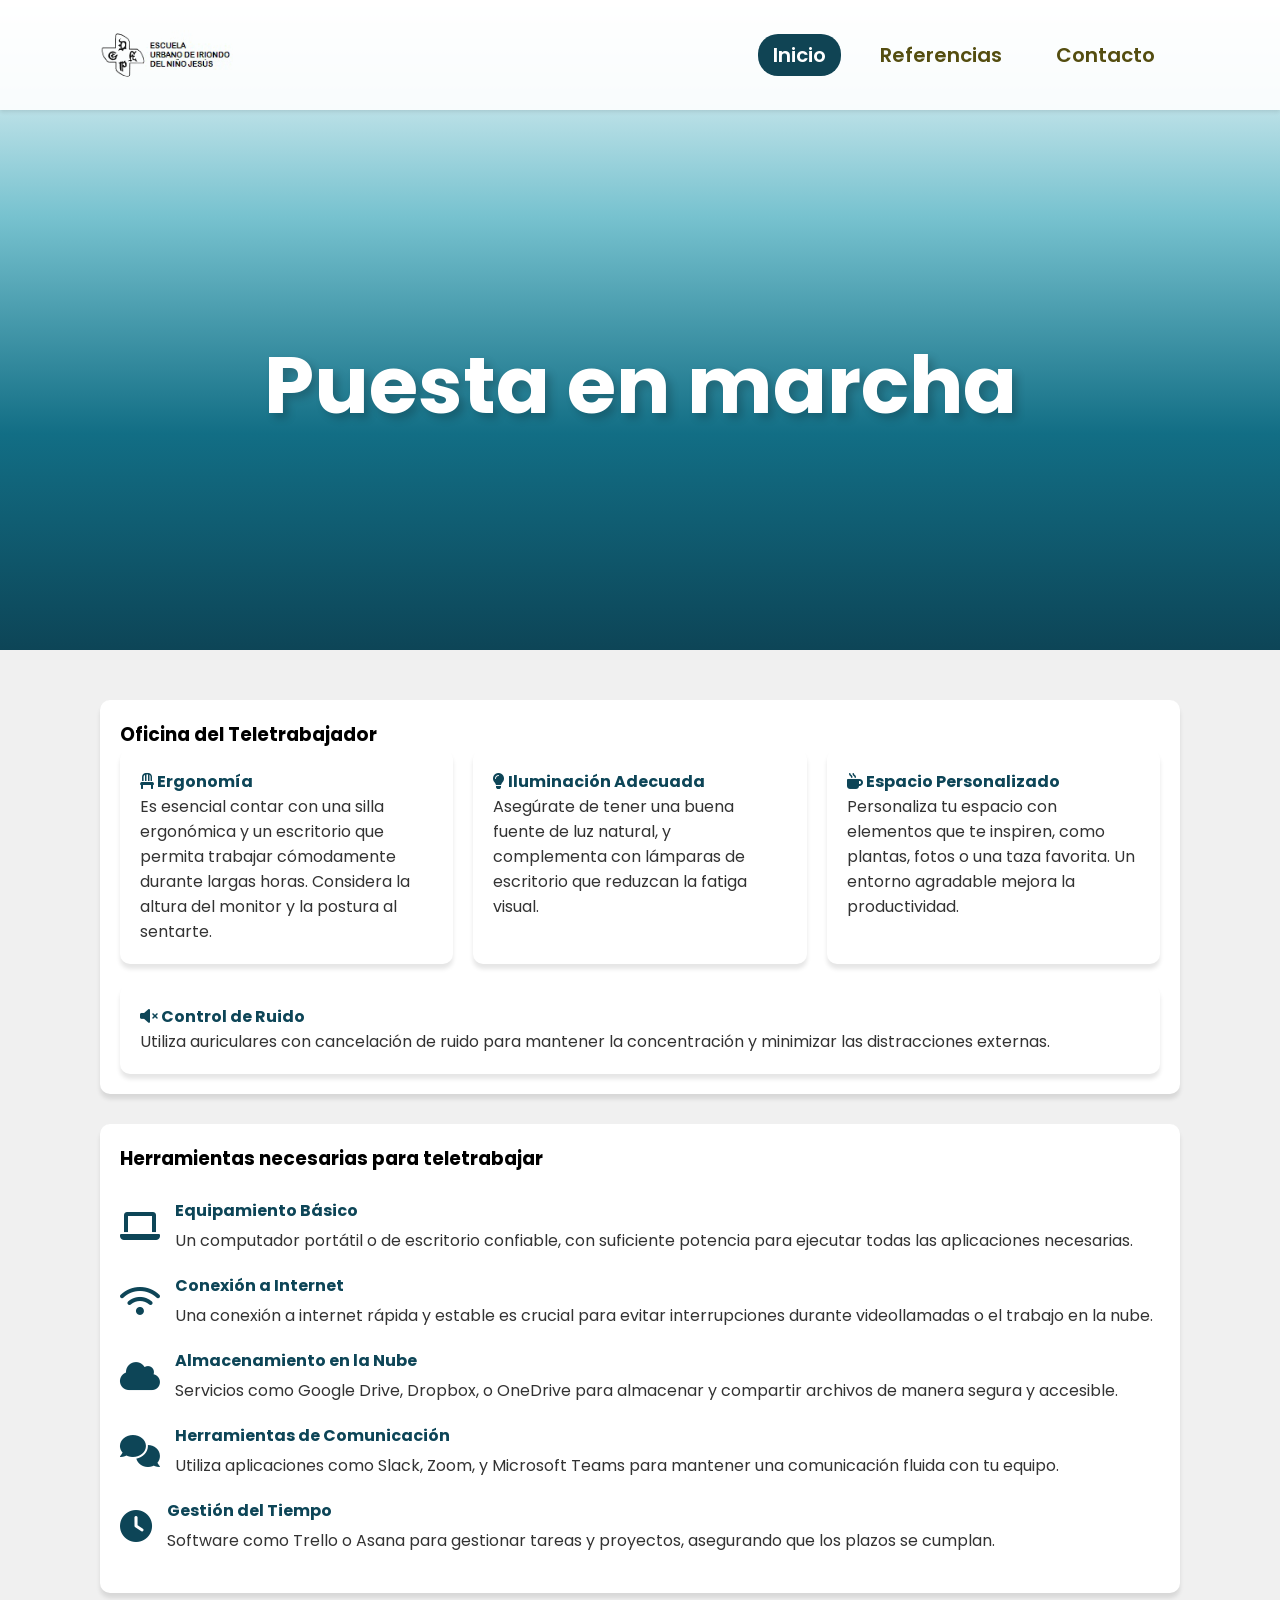
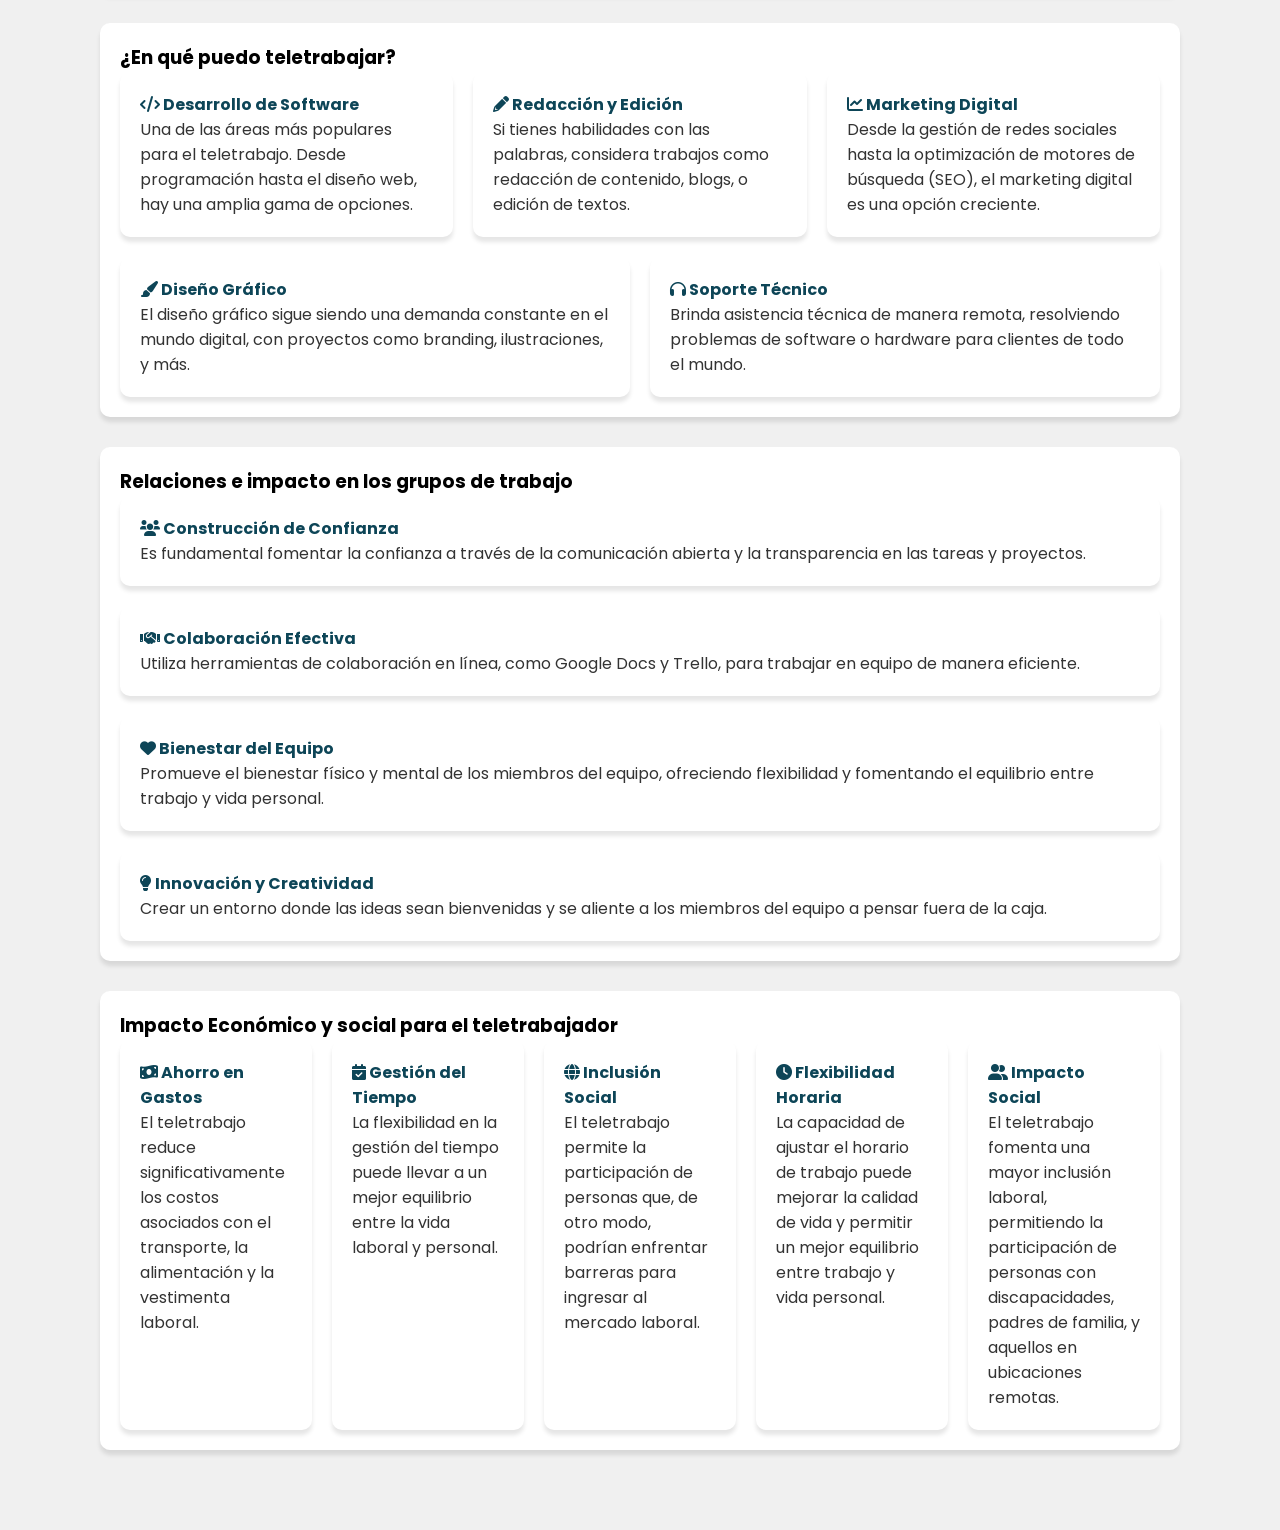
<file: marcha.html>
<!DOCTYPE html>
<html lang="en">
<head>
    <meta charset="UTF-8">
    <meta name="viewport" content="width=device-width, initial-scale=1.0">
    <title>Puesta en marcha</title>
    <link rel="stylesheet" href="stylebuenas.css.css">
    <link rel="stylesheet" href="https://cdnjs.cloudflare.com/ajax/libs/font-awesome/6.0.0-beta3/css/all.min.css">
</head>
<body>
    
    <header> 
        <img src="logocolegiosinfondo.png" class="logo" alt="Logo">
        <nav class="navigation">
            <ul>
                <li>
                    <a href="index.html" class="active">Inicio</a>
                    <ul class="dropdown">
                        <li><a href="intro.html">Introducción</a></li>
                        <li><a href="tptodos.html">Teletrabajo para todos</a></li>
                        <li><a href="buenas.html">Buenas prácticas del teletrabajo</a></li>
                        <li><a href="consideraciones.html">Consideraciones al teletrabajar</a></li>
                        <li><a href="referentes.html">Referentes del teletrabajo</a></li>
                    </ul>
                </li>
                <li><a href="citas.html">Referencias</a></li>
                <li><a href="contact.html">Contacto</a></li>
            </ul>
        </nav>
    </header>

    <section class="title-section">
        <div class="title">
            <h2 id="consideraciones">Puesta en marcha</h2>    
        </div>
    </section>

    <section class="considerations">
        <!-- Oficina del Teletrabajador -->
        <div class="consideration-box animated-box">
            <h3>Oficina del Teletrabajador</h3>
            <div class="info-cards">
                <div class="card animated-card">
                    <h4><i class="fa fa-chair"></i> Ergonomía</h4>
                    <p>Es esencial contar con una silla ergonómica y un escritorio que permita trabajar cómodamente durante largas horas. Considera la altura del monitor y la postura al sentarte.</p>
                </div>
                <div class="card animated-card">
                    <h4><i class="fa fa-lightbulb"></i> Iluminación Adecuada</h4>
                    <p>Asegúrate de tener una buena fuente de luz natural, y complementa con lámparas de escritorio que reduzcan la fatiga visual.</p>
                </div>
                <div class="card animated-card">
                    <h4><i class="fa fa-mug-hot"></i> Espacio Personalizado</h4>
                    <p>Personaliza tu espacio con elementos que te inspiren, como plantas, fotos o una taza favorita. Un entorno agradable mejora la productividad.</p>
                </div>
                <div class="card animated-card">
                    <h4><i class="fa fa-volume-mute"></i> Control de Ruido</h4>
                    <p>Utiliza auriculares con cancelación de ruido para mantener la concentración y minimizar las distracciones externas.</p>
                </div>
            </div>
        </div>

        <!-- Herramientas necesarias para teletrabajar -->
        <div class="consideration-box animated-box">
            <h3>Herramientas necesarias para teletrabajar</h3><br>
            <ul class="icon-list">
                <li class="animated-item">
                    <i class="fa fa-laptop"></i>
                    <div>
                        <h4>Equipamiento Básico</h4>
                        <p>Un computador portátil o de escritorio confiable, con suficiente potencia para ejecutar todas las aplicaciones necesarias.</p>
                    </div>
                </li>
                <li class="animated-item">
                    <i class="fa fa-wifi"></i>
                    <div>
                        <h4>Conexión a Internet</h4>
                        <p>Una conexión a internet rápida y estable es crucial para evitar interrupciones durante videollamadas o el trabajo en la nube.</p>
                    </div>
                </li>
                <li class="animated-item">
                    <i class="fa fa-cloud"></i>
                    <div>
                        <h4>Almacenamiento en la Nube</h4>
                        <p>Servicios como Google Drive, Dropbox, o OneDrive para almacenar y compartir archivos de manera segura y accesible.</p>
                    </div>
                </li>
                <li class="animated-item">
                    <i class="fa fa-comments"></i>
                    <div>
                        <h4>Herramientas de Comunicación</h4>
                        <p>Utiliza aplicaciones como Slack, Zoom, y Microsoft Teams para mantener una comunicación fluida con tu equipo.</p>
                    </div>
                </li>
                <li class="animated-item">
                    <i class="fa fa-clock"></i>
                    <div>
                        <h4>Gestión del Tiempo</h4>
                        <p>Software como Trello o Asana para gestionar tareas y proyectos, asegurando que los plazos se cumplan.</p>
                    </div>
                </li>
            </ul>
        </div>

        <!-- En qué puedo teletrabajar? -->
        <div class="consideration-box animated-box">
            <h3>¿En qué puedo teletrabajar?</h3>
            <div class="info-cards">
                <div class="card animated-card">
                    <h4><i class="fa fa-code"></i> Desarrollo de Software</h4>
                    <p>Una de las áreas más populares para el teletrabajo. Desde programación hasta el diseño web, hay una amplia gama de opciones.</p>
                </div>
                <div class="card animated-card">
                    <h4><i class="fa fa-pencil-alt"></i> Redacción y Edición</h4>
                    <p>Si tienes habilidades con las palabras, considera trabajos como redacción de contenido, blogs, o edición de textos.</p>
                </div>
                <div class="card animated-card">
                    <h4><i class="fa fa-chart-line"></i> Marketing Digital</h4>
                    <p>Desde la gestión de redes sociales hasta la optimización de motores de búsqueda (SEO), el marketing digital es una opción creciente.</p>
                </div>
                <div class="card animated-card">
                    <h4><i class="fa fa-paint-brush"></i> Diseño Gráfico</h4>
                    <p>El diseño gráfico sigue siendo una demanda constante en el mundo digital, con proyectos como branding, ilustraciones, y más.</p>
                </div>
                <div class="card animated-card">
                    <h4><i class="fa fa-headphones"></i> Soporte Técnico</h4>
                    <p>Brinda asistencia técnica de manera remota, resolviendo problemas de software o hardware para clientes de todo el mundo.</p>
                </div>
            </div>
        </div>
        
        <!-- Relaciones e impacto en los grupos de trabajo -->
        <div class="consideration-box animated-box">
            <h3>Relaciones e impacto en los grupos de trabajo</h3>
            <div class="progress-diagram">
                <div class="step animated-item">
                    <h4><i class="fa fa-users"></i> Construcción de Confianza</h4>
                    <p>Es fundamental fomentar la confianza a través de la comunicación abierta y la transparencia en las tareas y proyectos.</p>
                </div>
                <div class="step animated-item">
                    <h4><i class="fa fa-handshake"></i> Colaboración Efectiva</h4>
                    <p>Utiliza herramientas de colaboración en línea, como Google Docs y Trello, para trabajar en equipo de manera eficiente.</p>
                </div>
                <div class="step animated-item">
                    <h4><i class="fa fa-heart"></i> Bienestar del Equipo</h4>
                    <p>Promueve el bienestar físico y mental de los miembros del equipo, ofreciendo flexibilidad y fomentando el equilibrio entre trabajo y vida personal.</p>
                </div>
                <div class="step animated-item">
                    <h4><i class="fa fa-lightbulb"></i> Innovación y Creatividad</h4>
                    <p>Crear un entorno donde las ideas sean bienvenidas y se aliente a los miembros del equipo a pensar fuera de la caja.</p>
                </div>
            </div>
        </div>

        <!-- Impacto Económico y social para el teletrabajador -->
        <div class="consideration-box animated-box">
            <h3>Impacto Económico y social para el teletrabajador</h3>
            <div class="columns">
                <div class="column animated-item">
                    <h4><i class="fa fa-money-bill-wave"></i> Ahorro en Gastos</h4>
                    <p>El teletrabajo reduce significativamente los costos asociados con el transporte, la alimentación y la vestimenta laboral.</p>
                </div>
                <div class="column animated-item">
                    <h4><i class="fa fa-calendar-check"></i> Gestión del Tiempo</h4>
                    <p>La flexibilidad en la gestión del tiempo puede llevar a un mejor equilibrio entre la vida laboral y personal.</p>
                </div>
                <div class="column animated-item">
                    <h4><i class="fa fa-globe"></i> Inclusión Social</h4>
                    <p>El teletrabajo permite la participación de personas que, de otro modo, podrían enfrentar barreras para ingresar al mercado laboral.</p>
                </div>
                <div class="column animated-item">
                    <h4><i class="fa fa-clock"></i> Flexibilidad Horaria</h4>
                    <p>La capacidad de ajustar el horario de trabajo puede mejorar la calidad de vida y permitir un mejor equilibrio entre trabajo y vida personal.</p>
                </div>
                <div class="column animated-item">
                    <h4><i class="fa fa-user-friends"></i> Impacto Social</h4>
                    <p>El teletrabajo fomenta una mayor inclusión laboral, permitiendo la participación de personas con discapacidades, padres de familia, y aquellos en ubicaciones remotas.</p>
                </div>
            </div>
        </div>
    </section>

   

    <script src="scriptmarcha.js"></script>
</body>
</html>
</file>
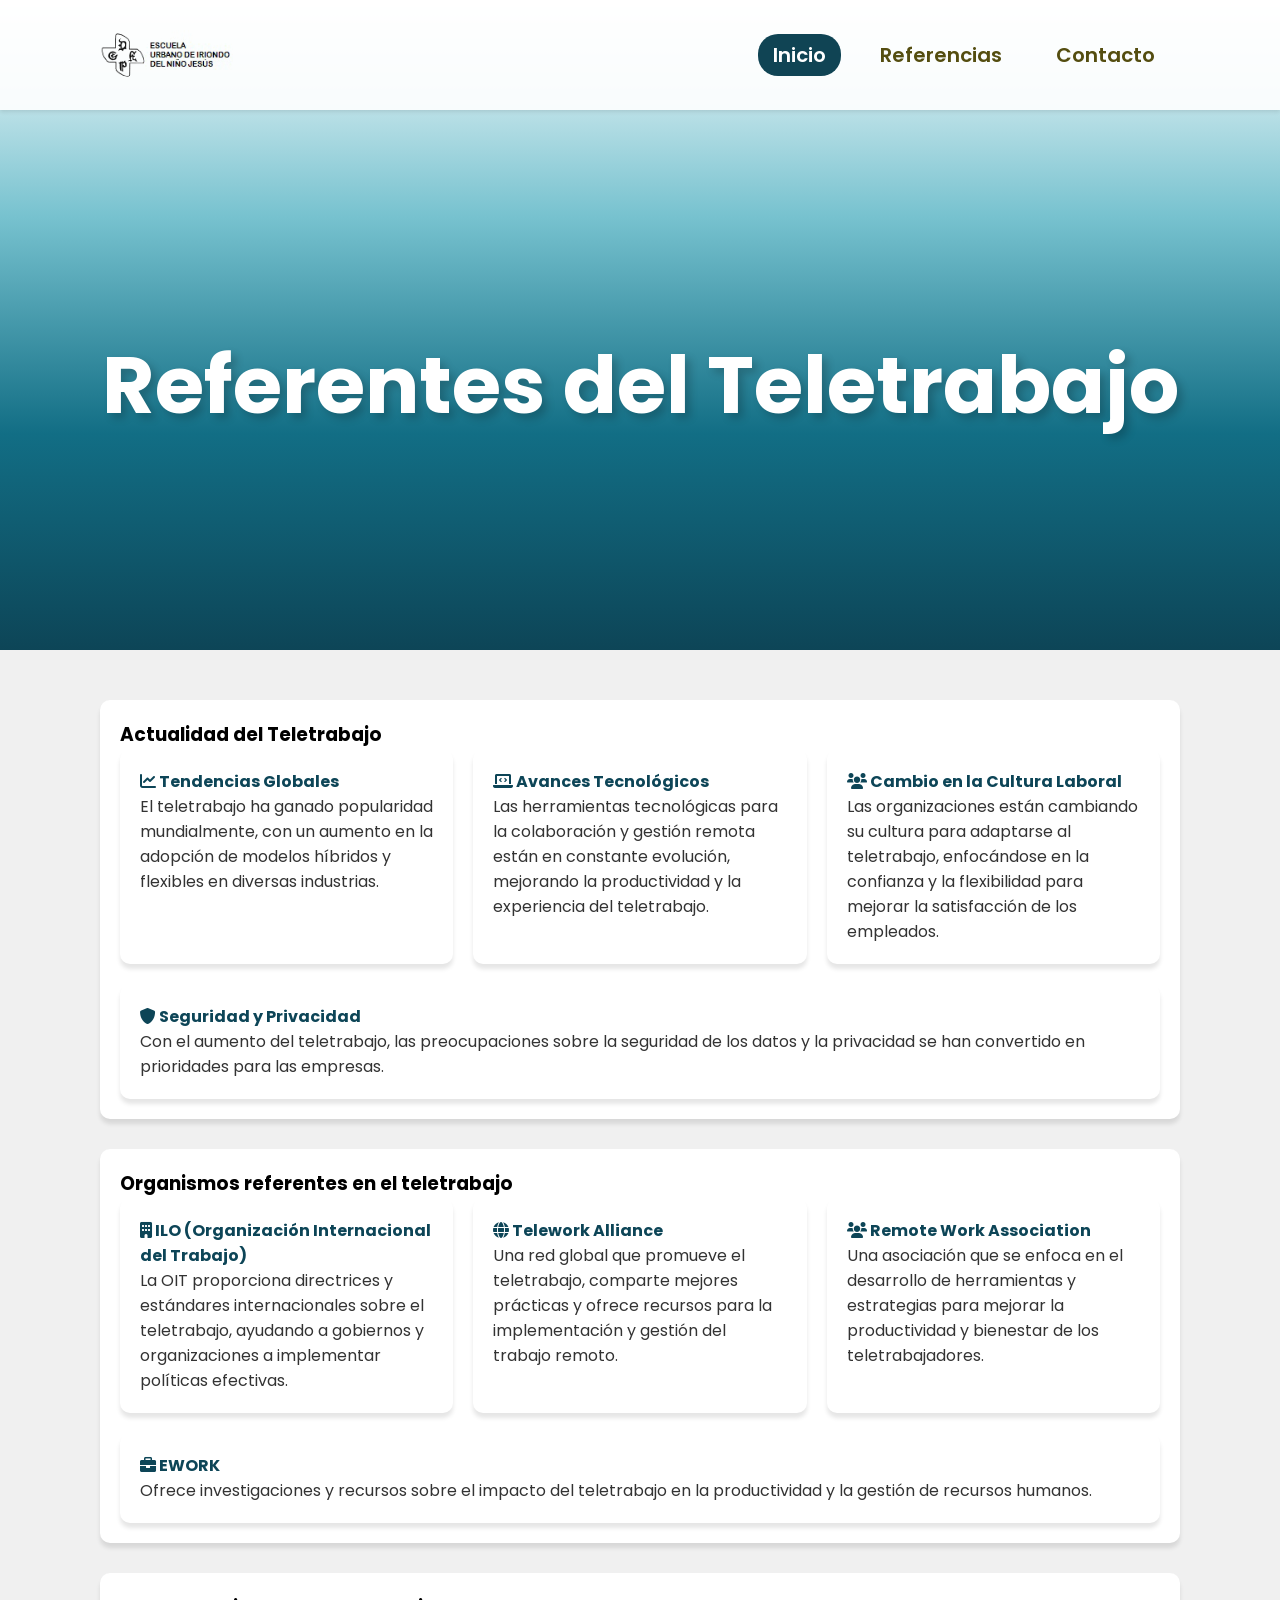
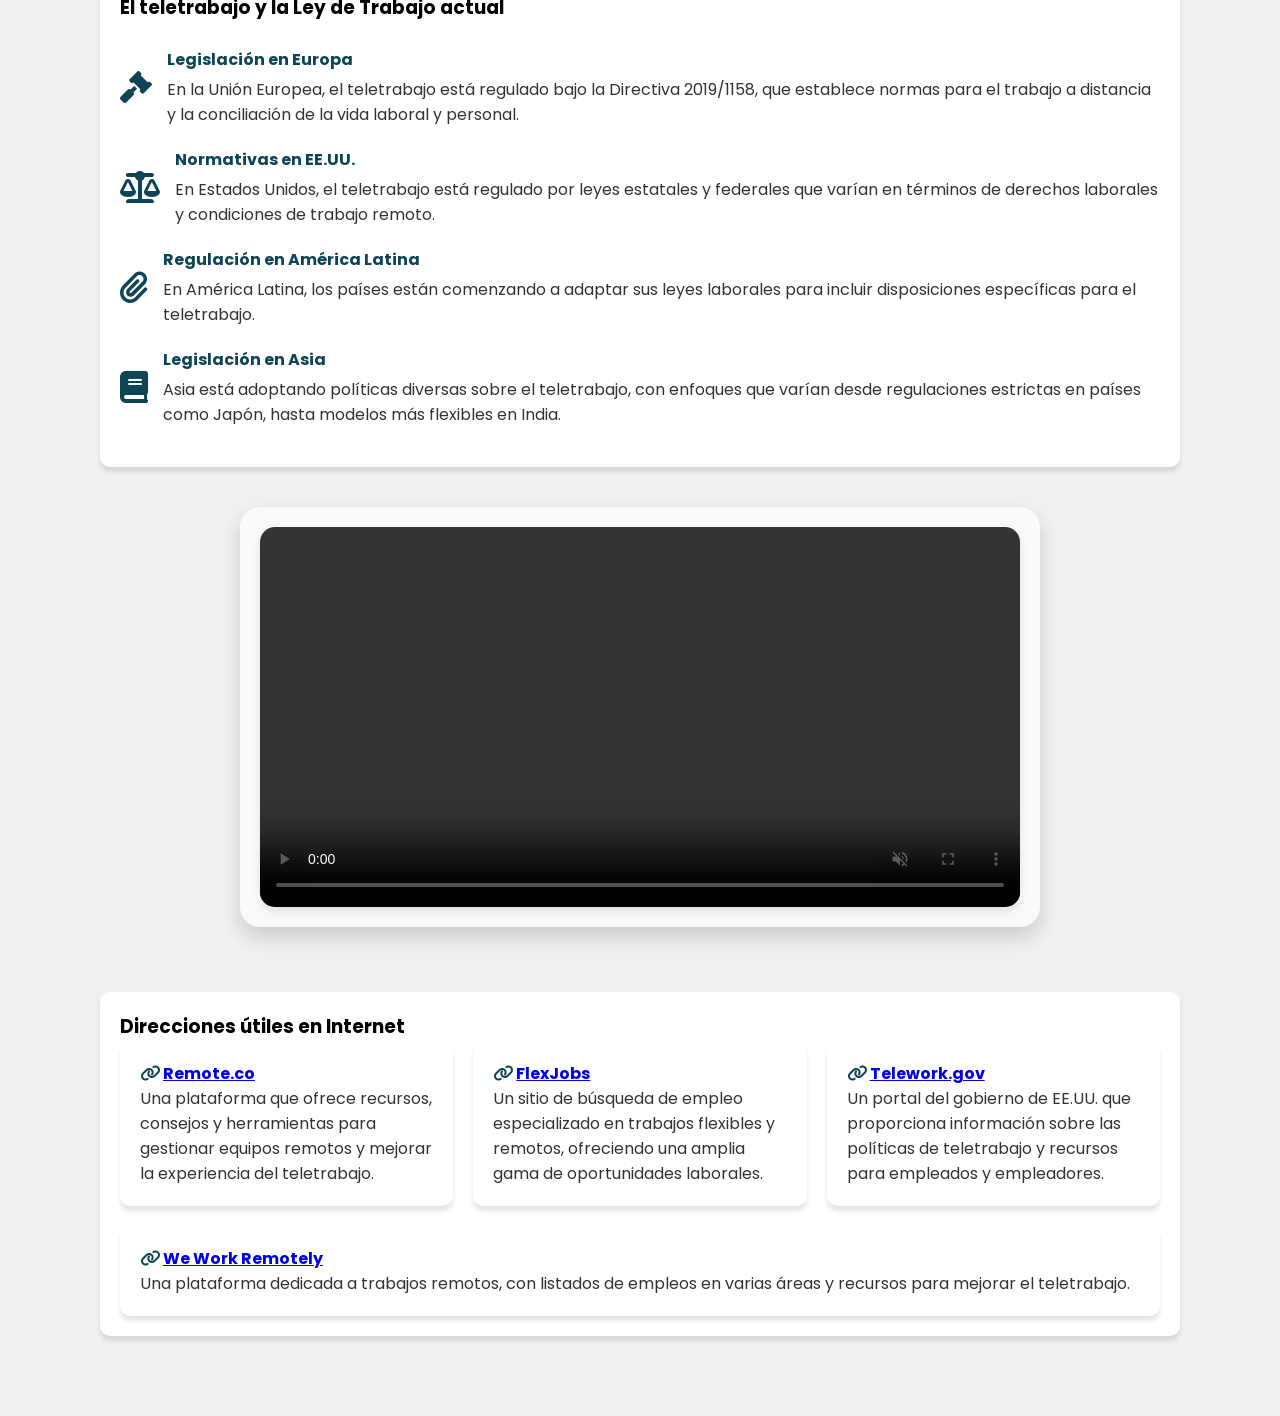
<file: referentes.html>
<!DOCTYPE html>
<html lang="en">
<head>
    <meta charset="UTF-8">
    <meta name="viewport" content="width=device-width, initial-scale=1.0">
    <title>Referentes del Teletrabajo</title>
    <link rel="stylesheet" href="stylebuenas.css.css">
    <link rel="stylesheet" href="https://cdnjs.cloudflare.com/ajax/libs/font-awesome/6.0.0-beta3/css/all.min.css">
</head>
<body>
    
    <header> 
        <img src="logocolegiosinfondo.png" class="logo" alt="Logo">
        <nav class="navigation">
            <ul>
                <li>
                    <a href="index.html" class="active">Inicio</a>
                    <ul class="dropdown">
                        <li><a href="intro.html">Introducción</a></li>
                        <li><a href="tptodos.html">Teletrabajo para todos</a></li>
                        <li><a href="buenas.html">Buenas prácticas del teletrabajo</a></li>
                        <li><a href="consideraciones.html">Consideraciones al teletrabajar</a></li>
                        <li><a href="marcha.html">Puesta en marcha</a></li>
                    </ul>
                </li>
                <li><a href="citas.html">Referencias</a></li>
                <li><a href="contact.html">Contacto</a></li>
            </ul>
        </nav>
    </header>

    <section class="title-section">
        <div class="title">
            <h2 id="referentes">Referentes del Teletrabajo</h2>    
        </div>
    </section>

    <section class="considerations">
        <!-- Actualidad del Teletrabajo -->
        <div class="consideration-box animated-box">
            <h3>Actualidad del Teletrabajo</h3>
            <div class="info-cards">
                <div class="card animated-card">
                    <h4><i class="fa fa-chart-line"></i> Tendencias Globales</h4>
                    <p>El teletrabajo ha ganado popularidad mundialmente, con un aumento en la adopción de modelos híbridos y flexibles en diversas industrias.</p>
                </div>
                <div class="card animated-card">
                    <h4><i class="fa fa-laptop-code"></i> Avances Tecnológicos</h4>
                    <p>Las herramientas tecnológicas para la colaboración y gestión remota están en constante evolución, mejorando la productividad y la experiencia del teletrabajo.</p>
                </div>
                <div class="card animated-card">
                    <h4><i class="fa fa-users"></i> Cambio en la Cultura Laboral</h4>
                    <p>Las organizaciones están cambiando su cultura para adaptarse al teletrabajo, enfocándose en la confianza y la flexibilidad para mejorar la satisfacción de los empleados.</p>
                </div>
                <div class="card animated-card">
                    <h4><i class="fa fa-shield-alt"></i> Seguridad y Privacidad</h4>
                    <p>Con el aumento del teletrabajo, las preocupaciones sobre la seguridad de los datos y la privacidad se han convertido en prioridades para las empresas.</p>
                </div>
            </div>
        </div>
        
        <!-- Organismos referentes en el teletrabajo -->
        <div class="consideration-box animated-box">
            <h3>Organismos referentes en el teletrabajo</h3>
            <div class="info-cards">
                <div class="card animated-card">
                    <h4><i class="fa fa-building"></i> ILO (Organización Internacional del Trabajo)</h4>
                    <p>La OIT proporciona directrices y estándares internacionales sobre el teletrabajo, ayudando a gobiernos y organizaciones a implementar políticas efectivas.</p>
                </div>
                <div class="card animated-card">
                    <h4><i class="fa fa-globe"></i> Telework Alliance</h4>
                    <p>Una red global que promueve el teletrabajo, comparte mejores prácticas y ofrece recursos para la implementación y gestión del trabajo remoto.</p>
                </div>
                <div class="card animated-card">
                    <h4><i class="fa fa-users"></i> Remote Work Association</h4>
                    <p>Una asociación que se enfoca en el desarrollo de herramientas y estrategias para mejorar la productividad y bienestar de los teletrabajadores.</p>
                </div>
                <div class="card animated-card">
                    <h4><i class="fa fa-briefcase"></i> EWORK</h4>
                    <p>Ofrece investigaciones y recursos sobre el impacto del teletrabajo en la productividad y la gestión de recursos humanos.</p>
                </div>
            </div>
        </div>

        <!-- El teletrabajo y la Ley de Trabajo actual -->
        <div class="consideration-box animated-box">
            <h3>El teletrabajo y la Ley de Trabajo actual</h3><br>  
            <ul class="icon-list">
                <li class="animated-item">
                    <i class="fa fa-gavel"></i>
                    <div>
                        <h4>Legislación en Europa</h4>
                        <p>En la Unión Europea, el teletrabajo está regulado bajo la Directiva 2019/1158, que establece normas para el trabajo a distancia y la conciliación de la vida laboral y personal.</p>
                    </div>
                </li>
                <li class="animated-item">
                    <i class="fa fa-balance-scale"></i>
                    <div>
                        <h4>Normativas en EE.UU.</h4>
                        <p>En Estados Unidos, el teletrabajo está regulado por leyes estatales y federales que varían en términos de derechos laborales y condiciones de trabajo remoto.</p>
                    </div>
                </li>
                <li class="animated-item">
                    <i class="fa fa-paperclip"></i>
                    <div>
                        <h4>Regulación en América Latina</h4>
                        <p>En América Latina, los países están comenzando a adaptar sus leyes laborales para incluir disposiciones específicas para el teletrabajo.</p>
                    </div>
                </li>
                <li class="animated-item">
                    <i class="fa fa-book"></i>
                    <div>
                        <h4>Legislación en Asia</h4>
                        <p>Asia está adoptando políticas diversas sobre el teletrabajo, con enfoques que varían desde regulaciones estrictas en países como Japón, hasta modelos más flexibles en India.</p>
                    </div>
                </li>
            </ul>

            

        </div>

        <div class="videotel">
            <video src="leytel.mp4" controls autoplay muted></video>
        </div><br>

        <!-- Direcciones útiles en Internet -->
        <div class="consideration-box animated-box">
            <h3>Direcciones útiles en Internet</h3>
            <div class="info-cards">
                <div class="card animated-card">
                    <h4><i class="fa fa-link"></i> <a href="https://www.remote.co" target="_blank">Remote.co</a></h4>
                    <p>Una plataforma que ofrece recursos, consejos y herramientas para gestionar equipos remotos y mejorar la experiencia del teletrabajo.</p>
                </div>
                <div class="card animated-card">
                    <h4><i class="fa fa-link"></i> <a href="https://www.flexjobs.com" target="_blank">FlexJobs</a></h4>
                    <p>Un sitio de búsqueda de empleo especializado en trabajos flexibles y remotos, ofreciendo una amplia gama de oportunidades laborales.</p>
                </div>
                <div class="card animated-card">
                    <h4><i class="fa fa-link"></i> <a href="https://www.telework.gov" target="_blank">Telework.gov</a></h4>
                    <p>Un portal del gobierno de EE.UU. que proporciona información sobre las políticas de teletrabajo y recursos para empleados y empleadores.</p>
                </div>
                <div class="card animated-card">
                    <h4><i class="fa fa-link"></i> <a href="https://www.weworkremotely.com" target="_blank">We Work Remotely</a></h4>
                    <p>Una plataforma dedicada a trabajos remotos, con listados de empleos en varias áreas y recursos para mejorar el teletrabajo.</p>
                </div>
            </div>
        </div>
    </section>

    <script src="scriptmarcha.js" defer></script>
</body>
</html>
</file>
<file: style.css.css>
@import url('https://fonts.googleapis.com/css2?family=Poppins:ital,wght@0,100;0,200;0,300;0,400;0,500;0,600;0,700;0,800;0,900;1,100;1,200;1,300;1,400;1,500;1,600;1,700;1,800;1,900&display=swap');

* {
    margin: 0;
    padding: 0;
    box-sizing: border-box;
    font-family: 'Poppins', sans-serif;
}

body {
    background-color: #f9f9f9;
    min-height: 100vh;
    overflow-x: hidden;
    
}

header {
    position: absolute;
    top: 0;
    left: 0;
    width: 100%;
    padding: 30px 100px;
    display: flex;
    justify-content: space-between;
    align-items: center;
    z-index: 100;
}

.logo {
    padding: 0;
    margin: 0;
}

.navigation a {
    text-decoration: none;
    color: #544d10;
    padding: 6px 15px;
    border-radius: 20px;
    margin: 0 10px;
    font-weight: 600;
}

.navigation a:hover, .navigation a.active {
    background-color: #104454;
    color: #fff;
    padding: 6px 15px;
    border-radius: 20px;
    margin: 0 10px;
}

.fondo {
    position: relative;
    display: flex;
    justify-content: center;
    align-items: center;
    height: 100vh;
    width: 100%;
    object-fit: cover;
    overflow: hidden;
}

#texto {
    position: absolute;
    font-size: 5em;
    color: #fff;
    text-shadow: 5px 5px 9px rgba(0, 0, 0, .2);
    
}

#subtitulo {

    position: absolute;
    font-size: 1em;
    color: #fff;
    text-shadow: 2px 2px 4px rgba(0, 0, 0, .2);
    padding-top: 5em;
    
}


.fondo img {
    position: absolute;
    top: 0;
    left: 0;
    width: 100%;
    height: 100%;
    object-fit: cover;
    pointer-events: none;
}

.sec {
    position: relative;
    background-color: #0D4557;
    padding: 100px;
}

.sec h2 {
    font-size: 3em;
    color: #fff;
    margin-bottom: 10px;
}

.sec p {
    font-size: 1em;
    color: #fff;
    font-weight: 300;
}


ul {
    list-style: none;
    background: none;
}

ul li {
    display: inline-block;
    position: relative;
}

ul li a {
    display: block;
    padding: 20px 25px;
    color: #000000;
    text-decoration: none;
    text-align: center;
    font-size: 20px;
}

ul li ul.dropdown li {
    display: block;
    display: inline-block;
}

ul li ul.dropdown {
    width: auto;
    background: none;
    position: absolute;
    z-index: 999;
    display: none;
    white-space: nowrap;
    left: 50%;
    transform: translateX(-50%);
    top: 100%;
    padding-top: 10px
}

ul li a:hover {
    background-color: #0D4557;
    
}

ul li:hover ul.dropdown {
    display: block;

}

ul li ul.dropdown li {
    display: block;
}

ul li ul.dropdown a {
    display: block;
    padding: 10px 15px;
    color: #000000;
    text-decoration: none;
}

ul li ul.dropdown a:hover {
    background-color: #0D4557;
}
</file>
<file: styleintro.css.css>
@import url('https://fonts.googleapis.com/css2?family=Poppins:ital,wght@0,100;0,200;0,300;0,400;0,500;0,600;0,700;0,800;0,900;1,100;1,200;1,300;1,400;1,500;1,600;1,700;1,800;1,900&display=swap');

* {
    margin: 0;
    padding: 0;
    box-sizing: border-box;
    font-family: 'Poppins', sans-serif;
}

body {
    background-color: #f9f9f9;
    min-height: 100vh;
    overflow-x: hidden;
    overflow-y: scroll;
}

header {
    position: absolute;
    top: 0;
    left: 0;
    width: 100%;
    padding: 30px 100px;
    display: flex;
    justify-content: space-between;
    align-items: center;
    z-index: 100;
    background-color: rgba(255, 255, 255, 0.9);
    box-shadow: 0 2px 4px rgba(0, 0, 0, 0.1);
}

.logo {
    max-height: 50px;
}

.navigation a {
    text-decoration: none;
    color: #544d10;
    padding: 6px 15px;
    border-radius: 20px;
    margin: 0 10px;
    font-weight: 600;
}

.navigation a:hover, .navigation a.active {
    background-color: #104454;
    color: #fff;
    padding: 6px 15px;
    border-radius: 20px;
    margin: 0 10px;
}

.title {
    display: flex;
    justify-content: center;
    align-items: center;
    height: 650px;
    width: 100%;
    background: linear-gradient(to bottom, white, #77C2CF, #126e85, #0D4557);
    position: relative;
}

#intro {
    font-size: 5em;
    color: #fff;
    text-shadow: 5px 5px 9px rgba(0, 0, 0, .2);
    position: absolute;
    animation: fadeIn 2s;
}

@keyframes fadeIn {
    from { opacity: 0; }
    to { opacity: 1; }
}

.sec {
    background-color: #f0f0f0;
    padding: 50px 100px;
}

.sec h2 {
    font-size: 2.5em;
    color: #0D4557;
    margin-bottom: 20px;
    border-bottom: 2px solid #0D4557;
    padding-bottom: 10px;
}

.sec p, .sec ul {
    font-size: 1.2em;
    color: #333;
    margin-bottom: 20px;
}

.sec ul {
    padding-left: 20px;
    list-style: disc;
}

.sec ul li {
    margin-bottom: 10px;
}

.content {
    margin-bottom: 50px;
    text-align: justify;
}

.advantages, .disadvantages {
    padding: 20px;
    padding-bottom: 5px;
    background-color: #fff;
    border-radius: 10px;
    box-shadow: 0 2px 4px rgba(0, 0, 0, 0.1);
    margin-bottom: -15px;
}

.advantages h3, .disadvantages h3 {
    color: #0D4557;
}

ul {
    list-style: none;
    background: none;
}

ul li {
    display: inline-block;
    position: relative;
}

ul li a {
    display: block;
    padding: 20px 25px;
    color: #000000;
    text-decoration: none;
    text-align: center;
    font-size: 20px;
}

ul li ul.dropdown li {
    display: block;
    display: inline-block;
}

ul li ul.dropdown {
    width: auto;
    background: none;
    position: absolute;
    z-index: 999;
    display: none;
    white-space: nowrap;
    left: 50%;
    transform: translateX(-50%);
    top: 100%;
    padding-top: 10px;
}

ul li a:hover {
    background-color: #0D4557;
}

ul li:hover ul.dropdown {
    display: block;
}

ul li ul.dropdown li {
    display: block;
}

ul li ul.dropdown a {
    display: block;
    padding: 10px 15px;
    color: #000000;
    text-decoration: none;
}

ul li ul.dropdown a:hover {
    background-color: #0D4557;
}

.ad, .ad2, .ad3, .ad4 {
    margin-left: 0px;
    list-style-type: circle;
    display: inline;
    display: list-item;
}

.imgone {
    float: right;
    max-height: 150px;
    margin-top: -29vh;
    margin-right: 20vh;
}

.imgtwo {
    float: right;
    max-height: 150px;
    margin-top: -29vh;
    margin-right: 20vh;
}

.imgthree {
    float: right;
    max-height: 150px;
    margin-top: -38vh;
    margin-right: 95vh;
}

.content video {
    position: float;
    margin-top: 50px;
    max-height: 475px;
    height: auto;
    max-width: 840px ;
    width: auto;
    border: 3px solid #000000;
    box-sizing: border-box;
    border-radius: 5%;
}

.content .disc {
    float: right;
    max-height: 150px;
    margin-top: -28vh;
    margin-right: 33vh;
    width: 100px;
    position: absolute; right: 6%;
}

.content2 .baby {
    float: right;
    max-height: 150px;
    margin-top: -14vh;
    margin-right: 107vh;
    width: 100px;
    position: absolute; right: 6%;
}

.content {
    position: relative;
    padding: 10px;
    text-indent: 20px;
}

.inclusion {
    float: right; 
    margin: 0 0 10px 10px; 
    width: 400px; 
    height: auto; 
    vertical-align: middle; 
}

.telework {
    float: right;
    max-height: 300px;
    margin-top: -12vh;
    margin-right: 45vh;
    width: auto;
    position: absolute; right: 6%; 
}

.aid {
    float: right;
    max-height: 220px;
    margin-top: -14vh;
    margin-right: 43vh;
    width: auto;
    position: absolute; right: 6%;
}


.info-cards {
    display: flex;
    justify-content: space-between;
    flex-wrap: wrap;
}

.info-card {
    background: #fff;
    border-radius: 10px;
    box-shadow: 0 2px 4px rgba(0, 0, 0, 0.1);
    padding: 20px;
    margin: 10px;
    flex: 1 1 45%; /* Flex-grow, flex-shrink, and flex-basis */
}

.info-card h3 {
    color: #0D4557;
    margin-bottom: 10px;
}

.info-card ul {
    padding-left: 20px;
    list-style: disc;
}

.info-card ul li {
    margin-bottom: 10px;
}
</file>
<file: stylecitas.css.css>
/* Fuente y reset de estilos */
@import url('https://fonts.googleapis.com/css2?family=Poppins:ital,wght@0,100;0,200;0,300;0,400;0,500;0,600;0,700;0,800;0,900;1,100;1,200;1,300;1,400;1,500;1,600;1,700;1,800;1,900&display=swap');

* {
    margin: 0;
    padding: 0;
    box-sizing: border-box;
    font-family: 'Poppins', sans-serif;
}

body {
    background-color: #f9f9f9;
    min-height: 100vh;
    overflow-x: hidden;
    overflow-y: scroll;
}

/* Header y menú de navegación */
header {
    position: absolute;
    top: 0;
    left: 0;
    width: 100%;
    padding: 30px 100px;
    display: flex;
    justify-content: space-between;
    align-items: center;
    z-index: 100;
    background-color: rgba(255, 255, 255, 0.9);
    box-shadow: 0 2px 4px rgba(0, 0, 0, 0.1);
}

.logo {
    max-height: 50px;
}

.navigation ul {
    list-style: none;
    background: none;
    margin: 0;
    padding: 0;
    
}

.navigation ul li {
    display: inline-block;
    position: relative;
    
}

.navigation ul li a {
    display: block;
    padding: 6px 15px;
    color: #000;
    text-decoration: none;
    text-align: center;
    font-size: 20px;
    border-radius: 20px;
    margin: 0 10px;
    font-weight: 600;
    
}

.navigation ul li a:hover, .navigation ul li a.active {
    background-color: #104454;
    color: #fff;
    padding: 6px 15px;
}

.navigation ul li ul.dropdown {
    width: auto;
    background: none;
    position: absolute;
    z-index: 999;
    display: none;
    white-space: nowrap;
    left: 50%;
    transform: translateX(-50%);
    top: 100%;
    padding-top: 10px;
    
}

.navigation ul li:hover ul.dropdown {
    display: block;
}

.navigation ul li ul.dropdown li {
    display: block;
}

.navigation ul li ul.dropdown a {
    padding: 10px 15px;
    color: #000;
}

.navigation ul li ul.dropdown a:hover {
    background-color: #0D4557;
}

/* Estilos del título de la sección */
.title-section {
    display: flex;
    justify-content: center;
    align-items: center;
    height: 650px; /* Altura de la box */
    background: linear-gradient(to bottom, white, #77C2CF, #126e85, #0D4557);
    position: relative;
}

.title-section .title {
    text-align: center;
}

.title-section .title h2 {
    margin: 0;
    font-size: 5em;
    color: #fff;
    text-shadow: 5px 5px 9px rgba(0, 0, 0, .2);
    height: 0px;
    animation: fadeIn 2s; /* Aplica la animación de desvanecimiento */
}

@keyframes fadeIn {
    from { opacity: 0; }
    to { opacity: 1; }
}

/* Estilos para la sección de referencias */
.references {
    padding: 50px 100px;
    background-color: #f0f0f0;
}

.reference-box {
    background-color: #fff;
    padding: 20px;
    margin-bottom: 30px;
    border-radius: 10px;
    box-shadow: 0 5px 4px rgba(0, 0, 0, 0.1);
}

.reference-box h3 {
    margin-top: 0;
    font-size: 24px;
    color: #0D4557;
}

.reference-box ul {
    list-style-type: none;
    padding: 0;
    margin: 0;
}

.reference-box ul li {
    margin-bottom: 10px;
}

.reference-box ul li p {
    margin: 0;
    font-size: 16px;
}

.reference-box ul li a {
    color: #1a73e8;
    text-decoration: none;
}

.reference-box ul li a:hover {
    text-decoration: underline;
}

/* Estilo del pie de página */
footer {
    background-color: rgba(255, 255, 255, 0.9);
    color: #000;
    text-align: center;
    padding: 10px 0;
    position: absolute;
    width: 100%;
    bottom: 0;
    box-shadow: 0 -2px 4px rgba(0, 0, 0, 0.1);
}
</file>
<file: stylebuenas.css.css>
/* Fuente y reset de estilos */
@import url('https://fonts.googleapis.com/css2?family=Poppins:ital,wght@0,100;0,200;0,300;0,400;0,500;0,600;0,700;0,800;0,900;1,100;1,200;1,300;1,400;1,500;1,600;1,700;1,800;1,900&display=swap');

* {
    margin: 0;
    padding: 0;
    box-sizing: border-box;
    font-family: 'Poppins', sans-serif;
}

body {
    background-color: #f9f9f9;
    min-height: 100vh;
    overflow-x: hidden;
    overflow-y: scroll;
}

header {
    position: absolute;
    top: 0;
    left: 0;
    width: 100%;
    padding: 30px 100px;
    display: flex;
    justify-content: space-between;
    align-items: center;
    z-index: 100;
    background-color: rgba(255, 255, 255, 0.9);
    box-shadow: 0 2px 4px rgba(0, 0, 0, 0.1);
}
.logo {
    max-height: 50px;
}

.navigation a {
    text-decoration: none;
    color: #544d10;
    padding: 6px 15px;
    border-radius: 20px;
    margin: 0 10px;
    font-weight: 600;
}

.navigation a:hover, .navigation a.active {
    background-color: #104454;
    color: #fff;
    padding: 6px 15px;
    border-radius: 20px;
    margin: 0 10px;
}

ul {
    list-style: none;
    background: none;
}

ul li {
    display: inline-block;
    position: relative;
}

ul li a {
    display: block;
    padding: 20px 25px;
    color: #000000;
    text-decoration: none;
    text-align: center;
    font-size: 20px;
}

ul li ul.dropdown li {
    display: block;
    display: inline-block;
}

ul li ul.dropdown {
    width: auto;
    background: none;
    position: absolute;
    z-index: 999;
    display: none;
    white-space: nowrap;
    left: 50%;
    transform: translateX(-50%);
    top: 100%;
    padding-top: 10px;
}

ul li a:hover {
    background-color: #0D4557;
}

ul li:hover ul.dropdown {
    display: block;
}

ul li ul.dropdown li {
    display: block;
}

ul li ul.dropdown a {
    display: block;
    padding: 10px 15px;
    color: #000000;
}

ul li ul.dropdown a:hover {
    background-color: #0D4557;
}

/* Estilos del título de la sección */
.title-section {
    display: flex;
    justify-content: center;
    align-items: center;
    height: 650px; /* Altura de la box */
    background: linear-gradient(to bottom, white, #77C2CF, #126e85, #0D4557);
    position: relative;
}

.title-section .title {
    text-align: center;
}

.title-section .title h2 {
    margin: 0;
    font-size: 5em;
    color: #fff;
    text-shadow: 5px 5px 9px rgba(0, 0, 0, .2);
    height: 0px;
    animation: fadeIn 2s; /* Aplica la animación de desvanecimiento */
}

@keyframes fadeIn {
    from { opacity: 0; }
    to { opacity: 1; }
}

/* Estilos de las cajas de consideración */
.considerations {
    background-color: #f0f0f0;
    padding: 50px 100px;
}

.consideration-box {
    background-color: #fff;
    padding: 20px;
    margin-bottom: 30px;
    border-radius: 10px;
    box-shadow: 0 5px 4px rgba(0, 0, 0, 0.1);
}

/* Información con íconos y descripción */
.icon-list {
    list-style: none;
    padding: 0;
}

.icon-list li {
    display: flex;
    align-items: center;
    margin-bottom: 20px;
}

.icon-list i {
    font-size: 2em;
    margin-right: 15px;
    color: #0D4557;
}

.icon-list h4 {
    margin: 0;
    color: #0D4557;
}

.icon-list p {
    margin: 5px 0 0;
    color: #333;
}

/* Tarjetas de Información */
.info-cards {
    display: flex;
    flex-wrap: wrap;
    gap: 20px;
}

.card {
    background-color: #fff;
    padding: 20px;
    border-radius: 10px;
    box-shadow: 0 5px 4px rgba(0, 0, 0, 0.1);
    flex: 1;
    min-width: 250px;
}

.card h4 {
    margin-top: 0;
    color: #0D4557;
}

.card p {
    color: #333;
}

/* Infografía en Columnas */
.columns {
    display: flex;
    gap: 20px;
}

.column {
    background-color: #fff;
    padding: 20px;
    border-radius: 10px;
    box-shadow: 0 5px 4px rgba(0, 0, 0, 0.1);
    flex: 1;
}

.column h4 {
    margin-top: 0;
    color: #0D4557;
}

.column p {
    color: #333;
}

/* Diagrama de Progreso */
.progress-diagram {
    display: flex;
    flex-direction: column;
    gap: 20px;
}

.step {
    background-color: #fff;
    padding: 20px;
    border-radius: 10px;
    box-shadow: 0 5px 4px rgba(0, 0, 0, 0.1);
}

.step h4 {
    margin-top: 0;
    color: #0D4557;
}

.step p {
    color: #333;
}

/* Botón de Leer más */
.read-more {
    background-color: #0D4557;
    color: #fff;
    padding: 10px 20px;
    border: none;
    border-radius: 5px;
    cursor: pointer;
}

.read-more:hover {
    background-color: #126e85;
}

.videotel {
    max-width: 800px; /* Define un ancho máximo para el contenedor del video */
    margin: 40px auto; /* Centra el contenedor y agrega espacio vertical */
    padding: 20px; /* Espacio interno dentro de la caja */
    background-color: #f9f9f9; /* Color de fondo suave para la caja */
    border-radius: 20px; /* Bordes redondeados para la caja */
    box-shadow: 0 10px 20px rgba(0, 0, 0, 0.15); /* Sombra para destacar la caja */
    text-align: center; /* Centra el video dentro de la caja */
}

.videotel video {
    width: 100%; /* Ajusta el ancho del video al 100% del contenedor */
    height: auto; /* Mantiene la proporción del video */
    border-radius: 15px; /* Bordes redondeados para el video */
    box-shadow: 0 4px 8px rgba(0, 0, 0, 0.1); /* Añade una sombra suave al video */
    display: block; /* Asegura que el video se muestre como un bloque */
    max-width: 100%; /* Evita que el video se desborde del contenedor */
}
</file>
<file: stylecontact.css.css>
/* Fuente y reset de estilos */
@import url('https://fonts.googleapis.com/css2?family=Poppins:ital,wght@0,100;0,200;0,300;0,400;0,500;0,600;0,700;0,800;0,900;1,100;1,200;1,300;1,400;1,500;1,600;1,700;1,800;1,900&display=swap');

* {
    margin: 0;
    padding: 0;
    box-sizing: border-box;
    font-family: 'Poppins', sans-serif;
}

body {
    background-color: #f9f9f9;
    min-height: 100vh;
    overflow-x: hidden;
    overflow-y: scroll;
}

header {
    position: absolute;
    top: 0;
    left: 0;
    width: 100%;
    padding: 30px 100px;
    display: flex;
    justify-content: space-between;
    align-items: center;
    z-index: 100;
    background-color: rgba(255, 255, 255, 0.9);
    box-shadow: 0 2px 4px rgba(0, 0, 0, 0.1);
}
.logo {
    max-height: 50px;
}

.navigation a {
    text-decoration: none;
    color: #544d10;
    padding: 6px 15px;
    border-radius: 20px;
    margin: 0 10px;
    font-weight: 600;
}

.navigation a:hover, .navigation a.active {
    background-color: #104454;
    color: #fff;
    padding: 6px 15px;
    border-radius: 20px;
    margin: 0 10px;
}

ul {
    list-style: none;
    background: none;
}

ul li {
    display: inline-block;
    position: relative;
}

ul li a {
    display: block;
    padding: 20px 25px;
    color: #000000;
    text-decoration: none;
    text-align: center;
    font-size: 20px;
}

ul li ul.dropdown li {
    display: block;
    display: inline-block;
}

ul li ul.dropdown {
    width: auto;
    background: none;
    position: absolute;
    z-index: 999;
    display: none;
    white-space: nowrap;
    left: 50%;
    transform: translateX(-50%);
    top: 100%;
    padding-top: 10px;
}

ul li a:hover {
    background-color: #0D4557;
}

ul li:hover ul.dropdown {
    display: block;
}

ul li ul.dropdown li {
    display: block;
}

ul li ul.dropdown a {
    display: block;
    padding: 10px 15px;
    color: #000000;
}

ul li ul.dropdown a:hover {
    background-color: #0D4557;
}

/* Estilos del título de la sección */
.title-section {
    display: flex;
    justify-content: center;
    align-items: center;
    height: 650px; /* Altura de la box */
    background: linear-gradient(to bottom, white, #77C2CF, #126e85, #0D4557);
    position: relative;
}

.title-section .title {
    text-align: center;
}

.title-section .title h2 {
    margin: 0;
    font-size: 5em;
    color: #fff;
    text-shadow: 5px 5px 9px rgba(0, 0, 0, .2);
    height: 0px;
    animation: fadeIn 2s; /* Aplica la animación de desvanecimiento */
}

@keyframes fadeIn {
    from { opacity: 0; }
    to { opacity: 1; }
}

.contact-info {
    padding: 20px;
    background-color: #fff;
    text-align: center;
}

.contact-form-section {
    padding: 20px;
    background-color: #fff;
    text-align: center;
}

.contact-form-section h2 {
    margin-bottom: 20px;
}

.contact-form-section form {
    max-width: 500px;
    margin: 0 auto;
    text-align: left;
}

.contact-form-section label {
    display: block;
    margin-bottom: 10px;
}

.contact-form-section input,
.contact-form-section textarea {
    width: 100%;
    padding: 10px;
    margin-bottom: 20px;
    border: 1px solid #ccc;
    border-radius: 4px;
}

.contact-form-section .captcha {
    margin-bottom: 20px;
}

.contact-form-section button {
    background-color: #333;
    color: #fff;
    padding: 10px 20px;
    border: none;
    border-radius: 4px;
    cursor: pointer;
}

.contact-form-section button:hover {
    background-color: #555;
}
</file>
